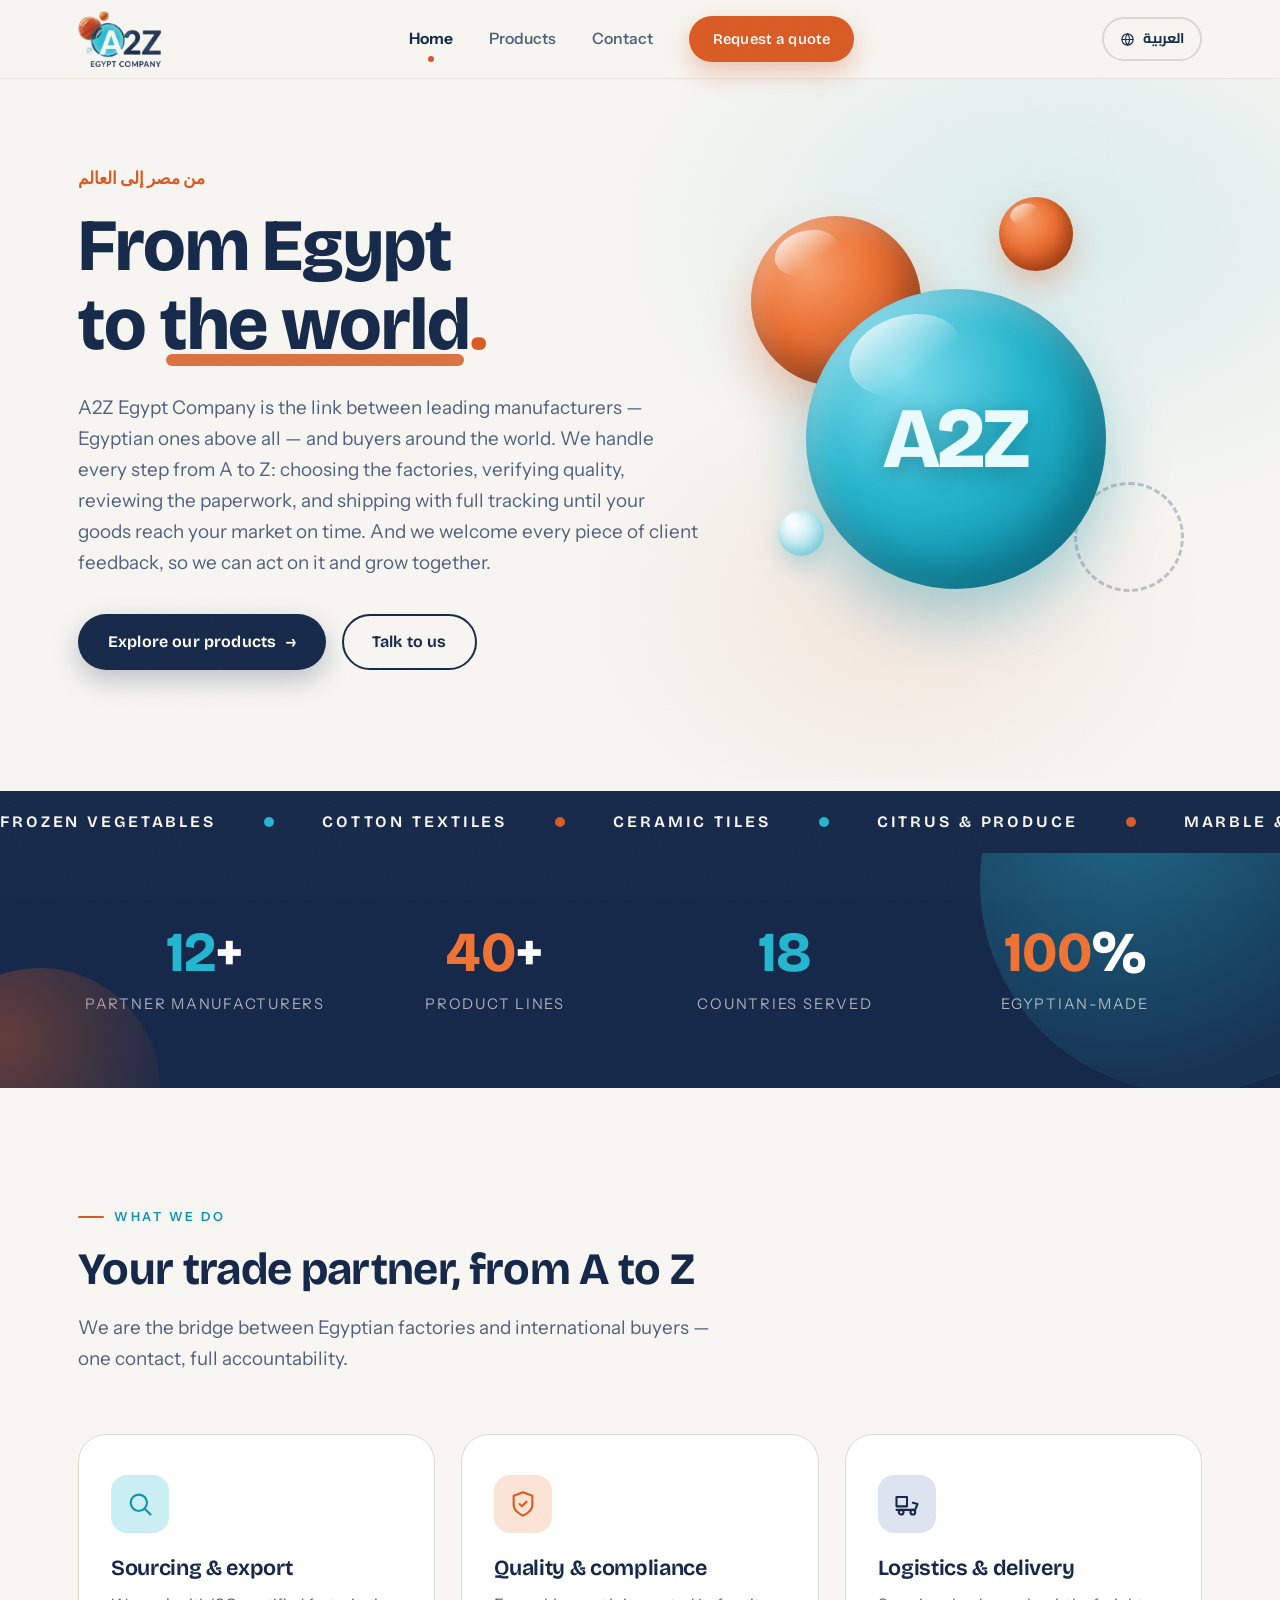
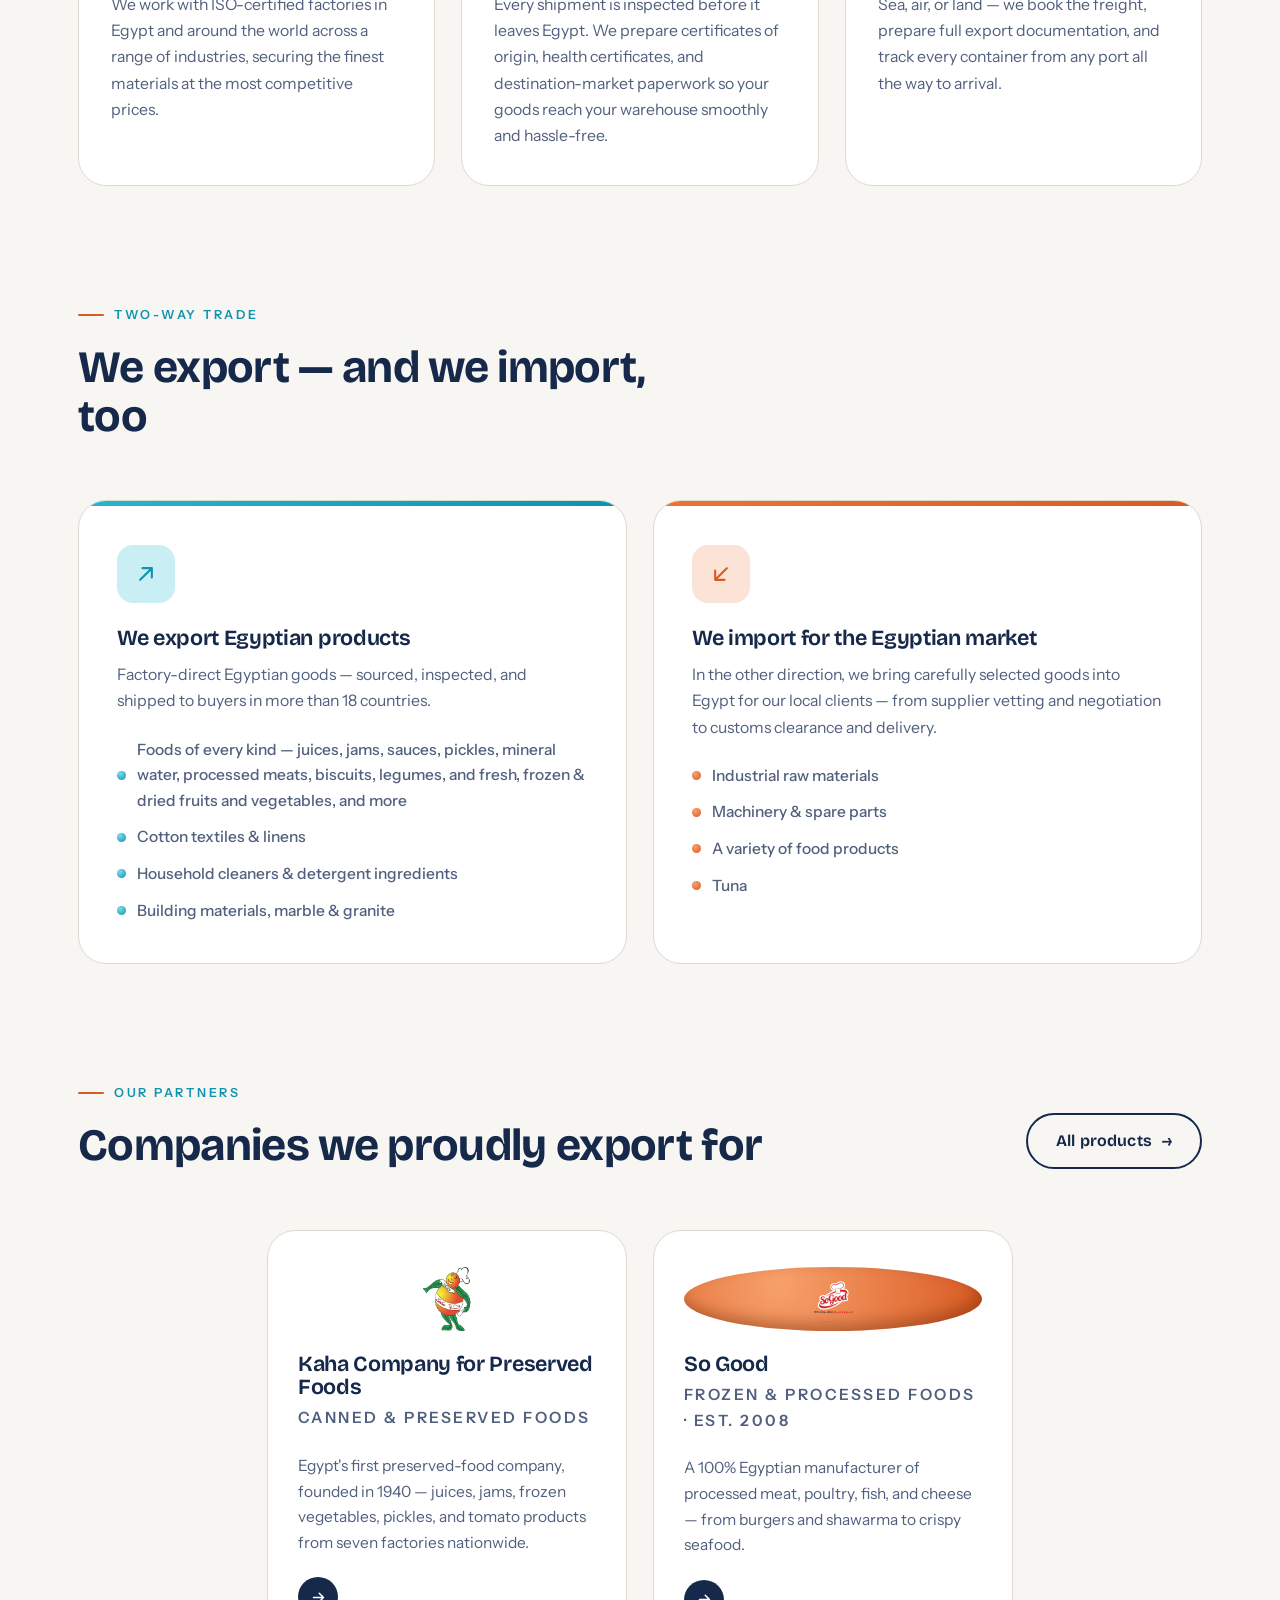
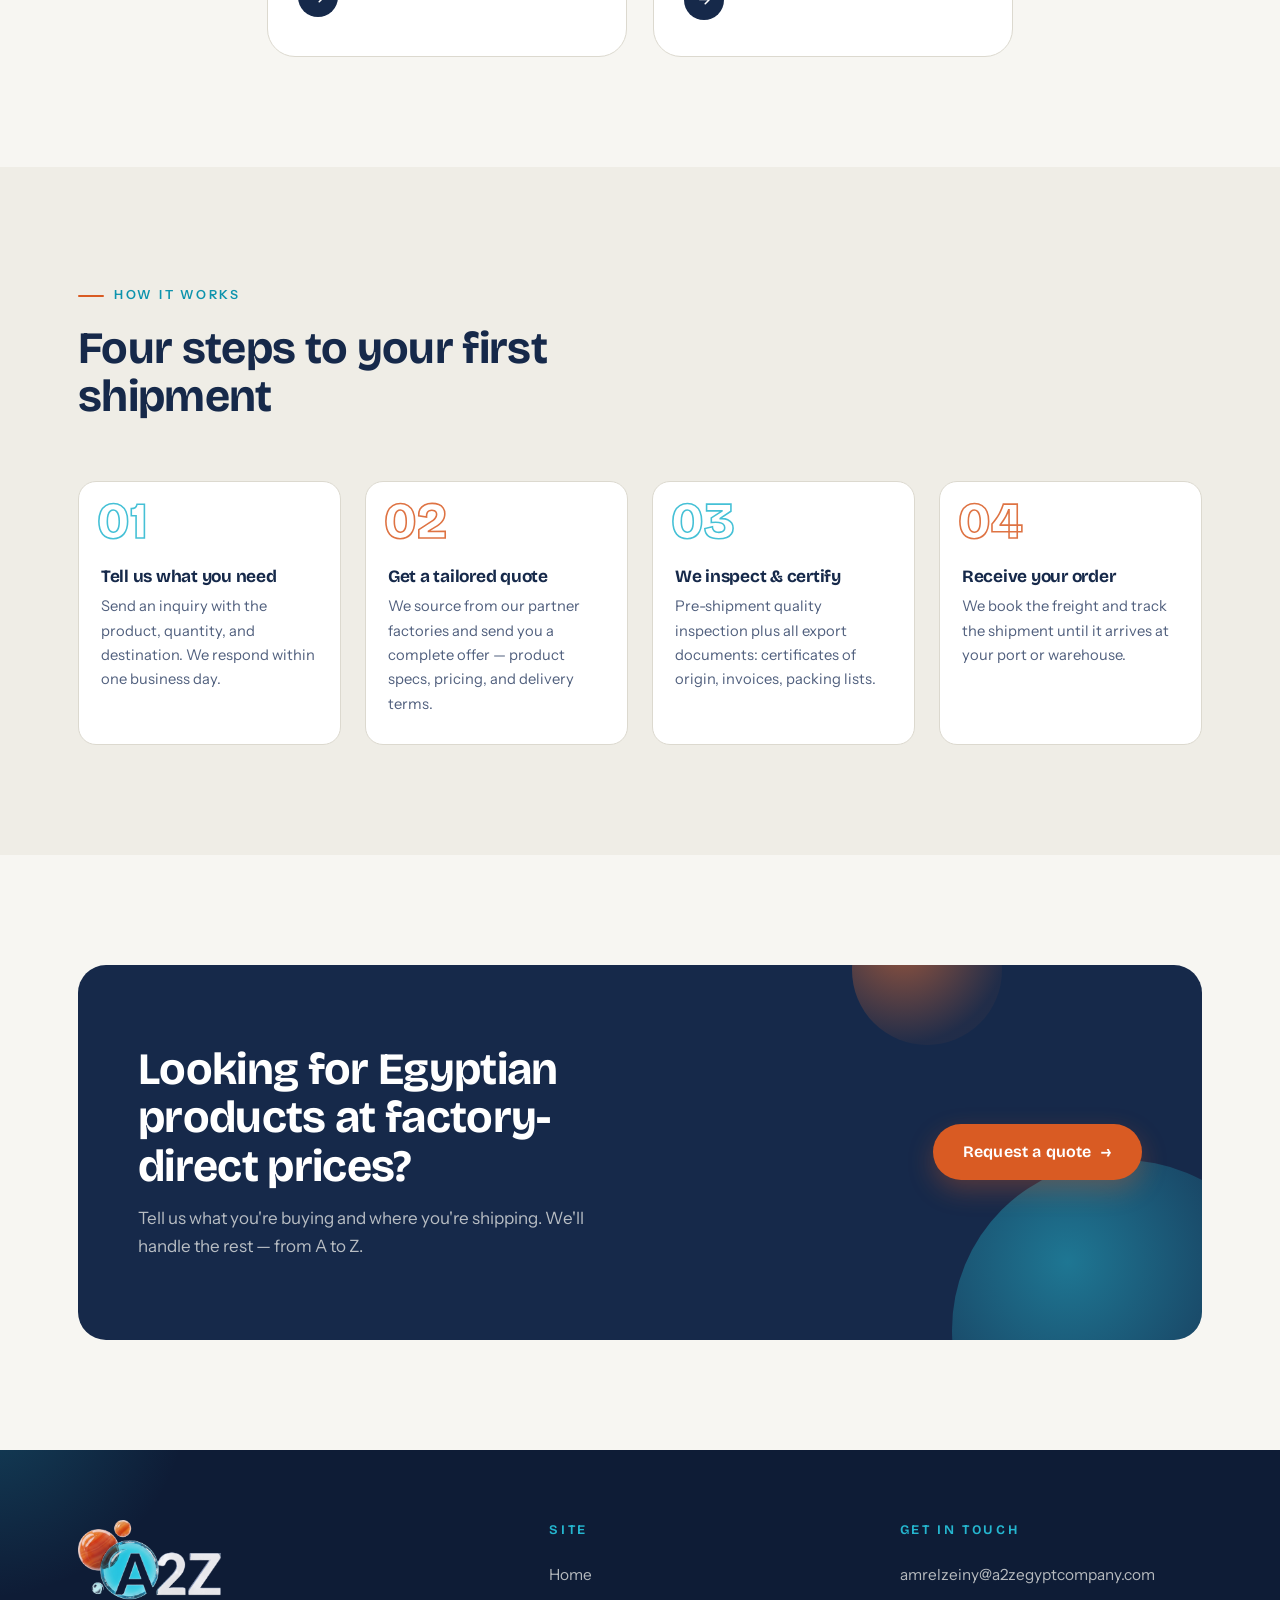
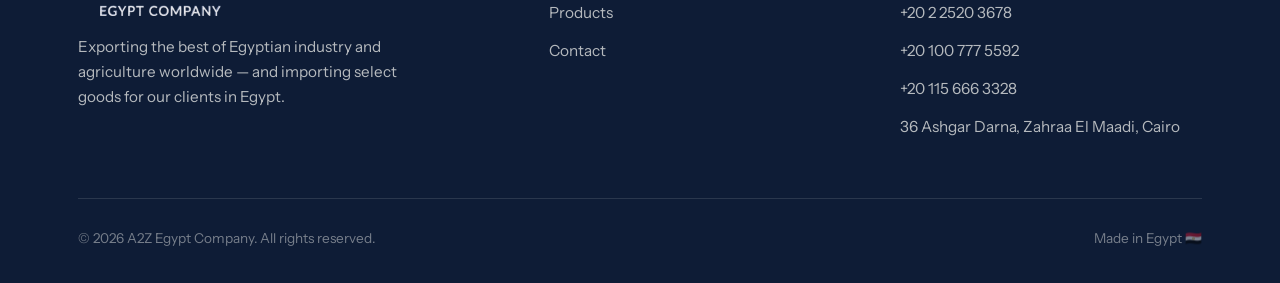
<file: index.html>
<!DOCTYPE html>
<html lang="en">
<head>
  <meta charset="UTF-8" />
  <meta name="viewport" content="width=device-width, initial-scale=1.0" />
  <title>A2Z Egypt Company — Egyptian Products, Exported Worldwide</title>
  <meta name="description" content="A2Z Egypt Company partners with trusted Egyptian manufacturers and exports their products worldwide — and imports select goods for clients in Egypt." />

  <!-- apply saved language before first paint to avoid direction flicker -->
  <script>(function(){var l=localStorage.getItem("a2z-lang")==="ar"?"ar":"en";document.documentElement.lang=l;document.documentElement.dir=l==="ar"?"rtl":"ltr";})();</script>

  <link rel="preconnect" href="https://fonts.googleapis.com" />
  <link rel="preconnect" href="https://fonts.gstatic.com" crossorigin />
  <link href="https://fonts.googleapis.com/css2?family=Bricolage+Grotesque:opsz,wght@12..96,300..800&family=Instrument+Sans:ital,wght@0,400..700;1,400..700&family=Cairo:wght@400..800&display=swap" rel="stylesheet" />
  <link rel="stylesheet" href="css/style.css" />
</head>
<body data-page="home">

  <!-- ============ NAVIGATION ============ -->
  <header class="nav">
    <div class="container nav-inner">
      <a href="/" class="brand" aria-label="A2Z Egypt Company — home">
        <img class="brand-logo" src="assets/logo.png" alt="A2Z Egypt Company" />
      </a>

      <nav class="nav-links">
        <a href="/" class="active" data-i18n="nav_home">Home</a>
        <a href="/products" data-i18n="nav_products">Products</a>
        <a href="/contact" data-i18n="nav_contact">Contact</a>
        <a href="/contact#quote" class="btn btn-orange" data-i18n="nav_quote">Request a quote</a>
      </nav>

      <div class="nav-right">
        <button class="lang-toggle" id="lang-toggle" type="button">
          <svg class="globe" viewBox="0 0 24 24" fill="none" stroke="currentColor" stroke-width="1.8" stroke-linecap="round" aria-hidden="true"><circle cx="12" cy="12" r="9"/><path d="M3 12h18M12 3a14 14 0 0 1 0 18M12 3a14 14 0 0 0 0 18"/></svg>
          <span class="lang-label">العربية</span>
        </button>
        <button class="nav-toggle" aria-label="Toggle menu" aria-expanded="false">
          <span></span><span></span><span></span>
        </button>
      </div>
    </div>
  </header>

  <main>
    <!-- ============ HERO ============ -->
    <section class="hero">
      <div class="container hero-grid">
        <div class="hero-copy">
          <p class="arabic-note" data-i18n="hero_note">من مصر إلى العالم</p>
          <h1 class="display" data-i18n="hero_title">From Egypt<br />to <span class="underline-orange">the world</span><span class="accent-orange">.</span></h1>
          <p class="lede" data-i18n="hero_lede">
            A2Z Egypt Company connects trusted Egyptian manufacturers with buyers
            worldwide. We handle everything from A to Z — sourcing, quality control,
            documentation, and shipping — so their products reach your market, on time.
          </p>
          <div class="hero-actions">
            <a href="/products" class="btn btn-primary" data-i18n="hero_btn_products">Explore our products <span class="arrow">→</span></a>
            <a href="/contact" class="btn btn-ghost" data-i18n="hero_btn_talk">Talk to us</a>
          </div>
        </div>

        <div class="hero-art" aria-hidden="true">
          <div class="sphere sphere-orange-lg"></div>
          <div class="sphere sphere-orange-sm"></div>
          <div class="sphere sphere-aqua"><span class="sphere-letter">A2Z</span></div>
          <div class="sphere sphere-pale"></div>
          <div class="sphere sphere-navy-ring"></div>
        </div>
      </div>
    </section>

    <!-- ============ MARQUEE ============ -->
    <div class="marquee" aria-hidden="true">
      <div class="marquee-track">
        <span data-i18n="m1">Frozen Vegetables</span><span data-i18n="m2">Cotton Textiles</span><span data-i18n="m3">Ceramic Tiles</span>
        <span data-i18n="m4">Citrus &amp; Produce</span><span data-i18n="m5">Marble &amp; Granite</span><span data-i18n="m6">Dried Herbs &amp; Spices</span>
        <span data-i18n="m1">Frozen Vegetables</span><span data-i18n="m2">Cotton Textiles</span><span data-i18n="m3">Ceramic Tiles</span>
        <span data-i18n="m4">Citrus &amp; Produce</span><span data-i18n="m5">Marble &amp; Granite</span><span data-i18n="m6">Dried Herbs &amp; Spices</span>
      </div>
    </div>

    <!-- ============ STATS ============ -->
    <section class="stats">
      <div class="container stats-grid">
        <div class="reveal">
          <div class="stat-num"><span class="accent-aqua" data-count="12">12</span>+</div>
          <div class="stat-label" data-i18n="stat1">Partner manufacturers</div>
        </div>
        <div class="reveal reveal-d1">
          <div class="stat-num"><span class="accent-orange" data-count="40">40</span>+</div>
          <div class="stat-label" data-i18n="stat2">Product lines</div>
        </div>
        <div class="reveal reveal-d2">
          <div class="stat-num"><span class="accent-aqua" data-count="18">18</span></div>
          <div class="stat-label" data-i18n="stat3">Countries served</div>
        </div>
        <div class="reveal reveal-d3">
          <div class="stat-num"><span class="accent-orange" data-count="100">100</span>%</div>
          <div class="stat-label" data-i18n="stat4">Egyptian-made</div>
        </div>
      </div>
    </section>

    <!-- ============ WHAT WE DO ============ -->
    <section class="section">
      <div class="container">
        <div class="section-head reveal">
          <span class="eyebrow" data-i18n="wwd_eyebrow">What we do</span>
          <h2 class="h2" data-i18n="wwd_title">Your trade partner, from A to Z</h2>
          <p class="lede" data-i18n="wwd_lede">We are the bridge between Egyptian factories and international buyers — one contact, full accountability.</p>
        </div>

        <div class="pillars">
          <article class="pillar reveal">
            <div class="pillar-icon">
              <svg viewBox="0 0 24 24" fill="none" stroke="currentColor" stroke-width="1.8" stroke-linecap="round" stroke-linejoin="round"><circle cx="11" cy="11" r="7"/><path d="m21 21-4.3-4.3"/></svg>
            </div>
            <h3 class="h3" data-i18n="p1_t">Sourcing &amp; partnerships</h3>
            <p data-i18n="p1_d">We select established Egyptian manufacturers with proven track records, audit their facilities, and negotiate competitive factory-direct pricing for our buyers.</p>
          </article>

          <article class="pillar reveal reveal-d1">
            <div class="pillar-icon">
              <svg viewBox="0 0 24 24" fill="none" stroke="currentColor" stroke-width="1.8" stroke-linecap="round" stroke-linejoin="round"><path d="M12 22s8-3.6 8-9V5l-8-3-8 3v8c0 5.4 8 9 8 9Z"/><path d="m9 12 2 2 4-4"/></svg>
            </div>
            <h3 class="h3" data-i18n="p2_t">Quality &amp; compliance</h3>
            <p data-i18n="p2_d">Every shipment is inspected before it leaves Egypt. We manage certificates of origin, health certificates, and destination-market compliance so customs never surprises you.</p>
          </article>

          <article class="pillar reveal reveal-d2">
            <div class="pillar-icon">
              <svg viewBox="0 0 24 24" fill="none" stroke="currentColor" stroke-width="1.8" stroke-linecap="round" stroke-linejoin="round"><path d="M3 17h13M16 17h3l2-5-4-1"/><circle cx="7" cy="19" r="2"/><circle cx="17" cy="19" r="2"/><path d="M3 6h9v8H3z"/></svg>
            </div>
            <h3 class="h3" data-i18n="p3_t">Logistics &amp; delivery</h3>
            <p data-i18n="p3_d">Sea, air, or land — we book the freight, prepare full export documentation, and track every container from Alexandria or Port Said to your door.</p>
          </article>
        </div>
      </div>
    </section>

    <!-- ============ TWO-WAY TRADE (export + import) ============ -->
    <section class="section" style="padding-top: 0;">
      <div class="container">
        <div class="section-head reveal">
          <span class="eyebrow" data-i18n="trade_eyebrow">Two-way trade</span>
          <h2 class="h2" data-i18n="trade_title">We export — and we import, too</h2>
        </div>

        <div class="trade-grid">
          <article class="trade-card reveal">
            <div class="pillar-icon">
              <svg viewBox="0 0 24 24" fill="none" stroke="currentColor" stroke-width="1.8" stroke-linecap="round" stroke-linejoin="round"><path d="M7 17 17 7M9 7h8v8"/></svg>
            </div>
            <h3 class="h3" data-i18n="tx_t">We export Egyptian products</h3>
            <p data-i18n="tx_d">Factory-direct Egyptian goods — sourced, inspected, and shipped to buyers in more than 18 countries.</p>
            <ul class="trade-list">
              <li data-i18n="tx_l1">Foods of every kind — juices, jams, sauces, pickles, mineral water, processed meats, tuna, biscuits, legumes, and fresh, frozen &amp; dried fruits and vegetables, and more</li>
              <li data-i18n="tx_l2">Cotton textiles &amp; linens</li>
              <li data-i18n="tx_l3">Household cleaners &amp; detergent ingredients</li>
              <li data-i18n="tx_l4">Building materials, marble &amp; granite</li>
            </ul>
          </article>

          <article class="trade-card trade-card-import reveal reveal-d1">
            <div class="pillar-icon">
              <svg viewBox="0 0 24 24" fill="none" stroke="currentColor" stroke-width="1.8" stroke-linecap="round" stroke-linejoin="round"><path d="M17 7 7 17M15 17H7V9"/></svg>
            </div>
            <h3 class="h3" data-i18n="ti_t">We import for the Egyptian market</h3>
            <p data-i18n="ti_d">In the other direction, we bring carefully selected goods into Egypt for our local clients — from supplier vetting and negotiation to customs clearance and delivery.</p>
            <ul class="trade-list">
              <li data-i18n="ti_l1">Industrial raw materials</li>
              <li data-i18n="ti_l2">Machinery &amp; spare parts</li>
              <li data-i18n="ti_l3">A variety of food products</li>
              <li data-i18n="ti_l4">Tuna</li>
            </ul>
          </article>
        </div>
      </div>
    </section>

    <!-- ============ FEATURED PARTNERS ============ -->
    <section class="section" style="padding-top: 0;">
      <div class="container">
        <div class="section-head-row reveal">
          <div>
            <span class="eyebrow" data-i18n="partners_eyebrow">Our partners</span>
            <h2 class="h2" data-i18n="partners_title">Companies we proudly export for</h2>
          </div>
          <a href="/products" class="btn btn-ghost" data-i18n="partners_btn">All products <span class="arrow">→</span></a>
        </div>

        <div class="partners-grid">
          <a href="/company-kaha" class="partner-card reveal">
            <div class="partner-logo-chip logo-img"><img src="assets/kaha.png" alt="Kaha" /></div>
            <h3 class="h3" data-i18n="co1_name">Kaha Company for Preserved Foods</h3>
            <p class="partner-sector" data-i18n="pc1_sector">Canned &amp; Preserved Foods</p>
            <p data-i18n="pc1_d">Egypt's first preserved-food company, founded in 1940 — juices, jams, frozen vegetables, pickles, and tomato products from seven factories nationwide.</p>
            <span class="partner-go" aria-hidden="true"><svg viewBox="0 0 24 24" fill="none" stroke="currentColor" stroke-width="2.2" stroke-linecap="round" stroke-linejoin="round"><path d="M5 12h14M13 6l6 6-6 6"/></svg></span>
          </a>

          <a href="/company-factory" class="partner-card reveal reveal-d1">
            <div class="partner-logo-chip logo-img"><img src="assets/sogood-logo.png" alt="So Good" /></div>
            <h3 class="h3" data-i18n="co_factory_name">So Good</h3>
            <p class="partner-sector" data-i18n="factory_sector">Frozen &amp; Processed Foods · Est. 2008</p>
            <p data-i18n="factory_card_d">A 100% Egyptian manufacturer of processed meat, poultry, fish, and cheese — from burgers and shawarma to crispy seafood.</p>
            <span class="partner-go" aria-hidden="true"><svg viewBox="0 0 24 24" fill="none" stroke="currentColor" stroke-width="2.2" stroke-linecap="round" stroke-linejoin="round"><path d="M5 12h14M13 6l6 6-6 6"/></svg></span>
          </a>
        </div>
      </div>
    </section>

    <!-- ============ HOW IT WORKS ============ -->
    <section class="section" style="background: var(--paper-warm);">
      <div class="container">
        <div class="section-head reveal">
          <span class="eyebrow" data-i18n="how_eyebrow">How it works</span>
          <h2 class="h2" data-i18n="how_title">Four steps to your first shipment</h2>
        </div>

        <div class="steps">
          <article class="step reveal">
            <h4 data-i18n="s1_t">Tell us what you need</h4>
            <p data-i18n="s1_d">Send an inquiry with the product, quantity, and destination. We respond within one business day.</p>
          </article>
          <article class="step reveal reveal-d1">
            <h4 data-i18n="s2_t">Get a tailored quote</h4>
            <p data-i18n="s2_d">We source from our partner factories and send you a complete offer — product specs, pricing, and delivery terms.</p>
          </article>
          <article class="step reveal reveal-d2">
            <h4 data-i18n="s3_t">We inspect &amp; certify</h4>
            <p data-i18n="s3_d">Pre-shipment quality inspection plus all export documents: certificates of origin, invoices, packing lists.</p>
          </article>
          <article class="step reveal reveal-d3">
            <h4 data-i18n="s4_t">Receive your order</h4>
            <p data-i18n="s4_d">We book the freight and track the shipment until it arrives at your port or warehouse.</p>
          </article>
        </div>
      </div>
    </section>

    <!-- ============ CTA ============ -->
    <section class="section">
      <div class="container">
        <div class="cta-band reveal">
          <div>
            <h2 class="h2" data-i18n="cta_title">Looking for Egyptian products at factory-direct prices?</h2>
            <p data-i18n="cta_d">Tell us what you're buying and where you're shipping. We'll handle the rest — from A to Z.</p>
          </div>
          <a href="/contact#quote" class="btn btn-orange" data-i18n="cta_btn">Request a quote <span class="arrow">→</span></a>
        </div>
      </div>
    </section>
  </main>

  <!-- ============ FOOTER ============ -->
  <footer class="footer">
    <div class="container">
      <div class="footer-grid">
        <div>
          <div class="brand">
            <img class="footer-logo" src="assets/logo-footer.png" alt="A2Z Egypt Company" />
          </div>
          <p class="footer-tagline" data-i18n="footer_tagline">Exporting the best of Egyptian industry and agriculture worldwide — and importing select goods for our clients in Egypt.</p>
        </div>
        <div>
          <h5 data-i18n="footer_site">Site</h5>
          <ul>
            <li><a href="/" data-i18n="nav_home">Home</a></li>
            <li><a href="/products" data-i18n="nav_products">Products</a></li>
            <li><a href="/contact" data-i18n="nav_contact">Contact</a></li>
          </ul>
        </div>
        <div>
          <h5 data-i18n="footer_contact_h">Get in touch</h5>
          <ul>
            <li><a href="mailto:amrelzeiny@a2zegyptcompany.com">amrelzeiny@a2zegyptcompany.com</a></li>
            <li><a href="tel:+20225203678">+20 2 2520 3678</a></li>
            <li><a href="tel:+201007775592">+20 100 777 5592</a></li>
            <li><a href="tel:+201156663328">+20 115 666 3328</a></li>
            <li><a href="/contact" data-i18n="footer_addr">36 Ashgar Darna, Zahraa El Maadi, Cairo</a></li>
          </ul>
        </div>
      </div>
      <div class="footer-bottom">
        <span data-i18n="footer_rights">© <span id="year">2026</span> A2Z Egypt Company. All rights reserved.</span>
        <span data-i18n="footer_made">Made in Egypt 🇪🇬</span>
      </div>
    </div>
  </footer>

  <script src="js/i18n.js"></script>
  <script src="js/main.js"></script>
</body>
</html>
</file>
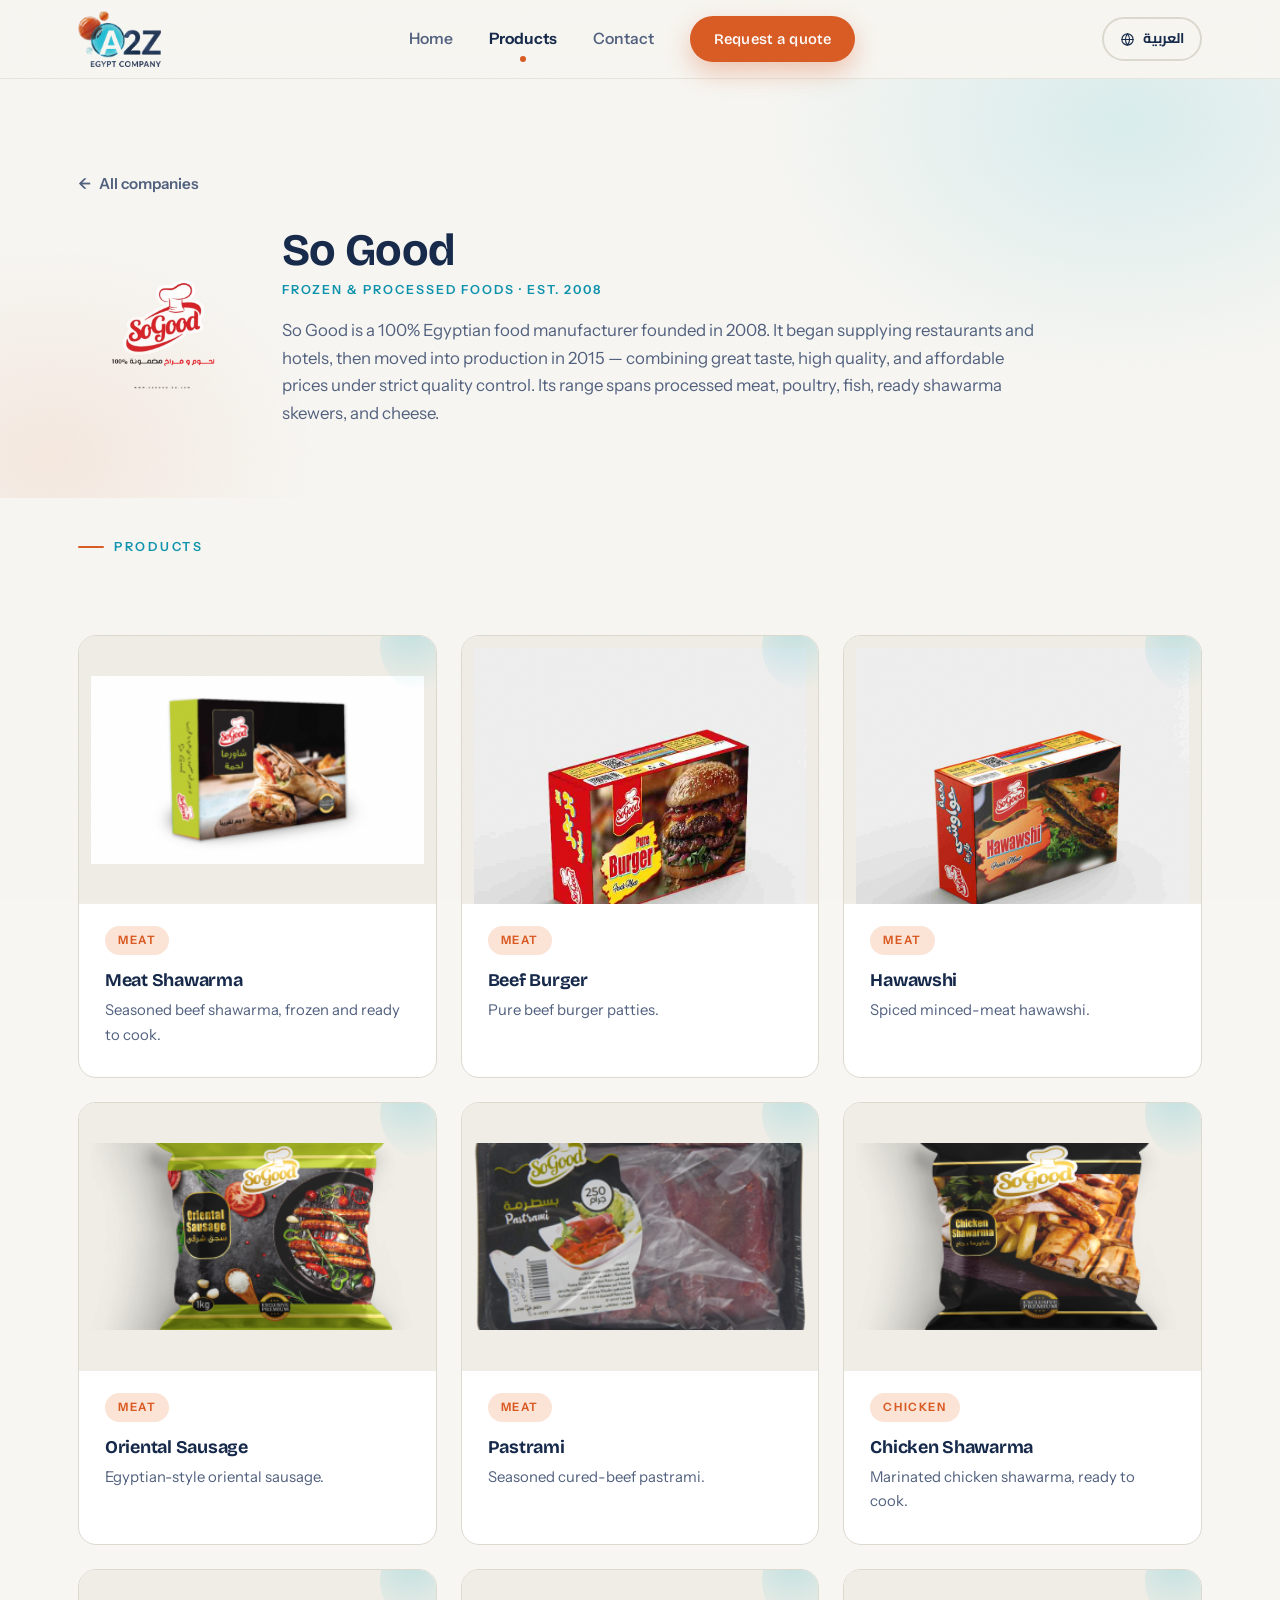
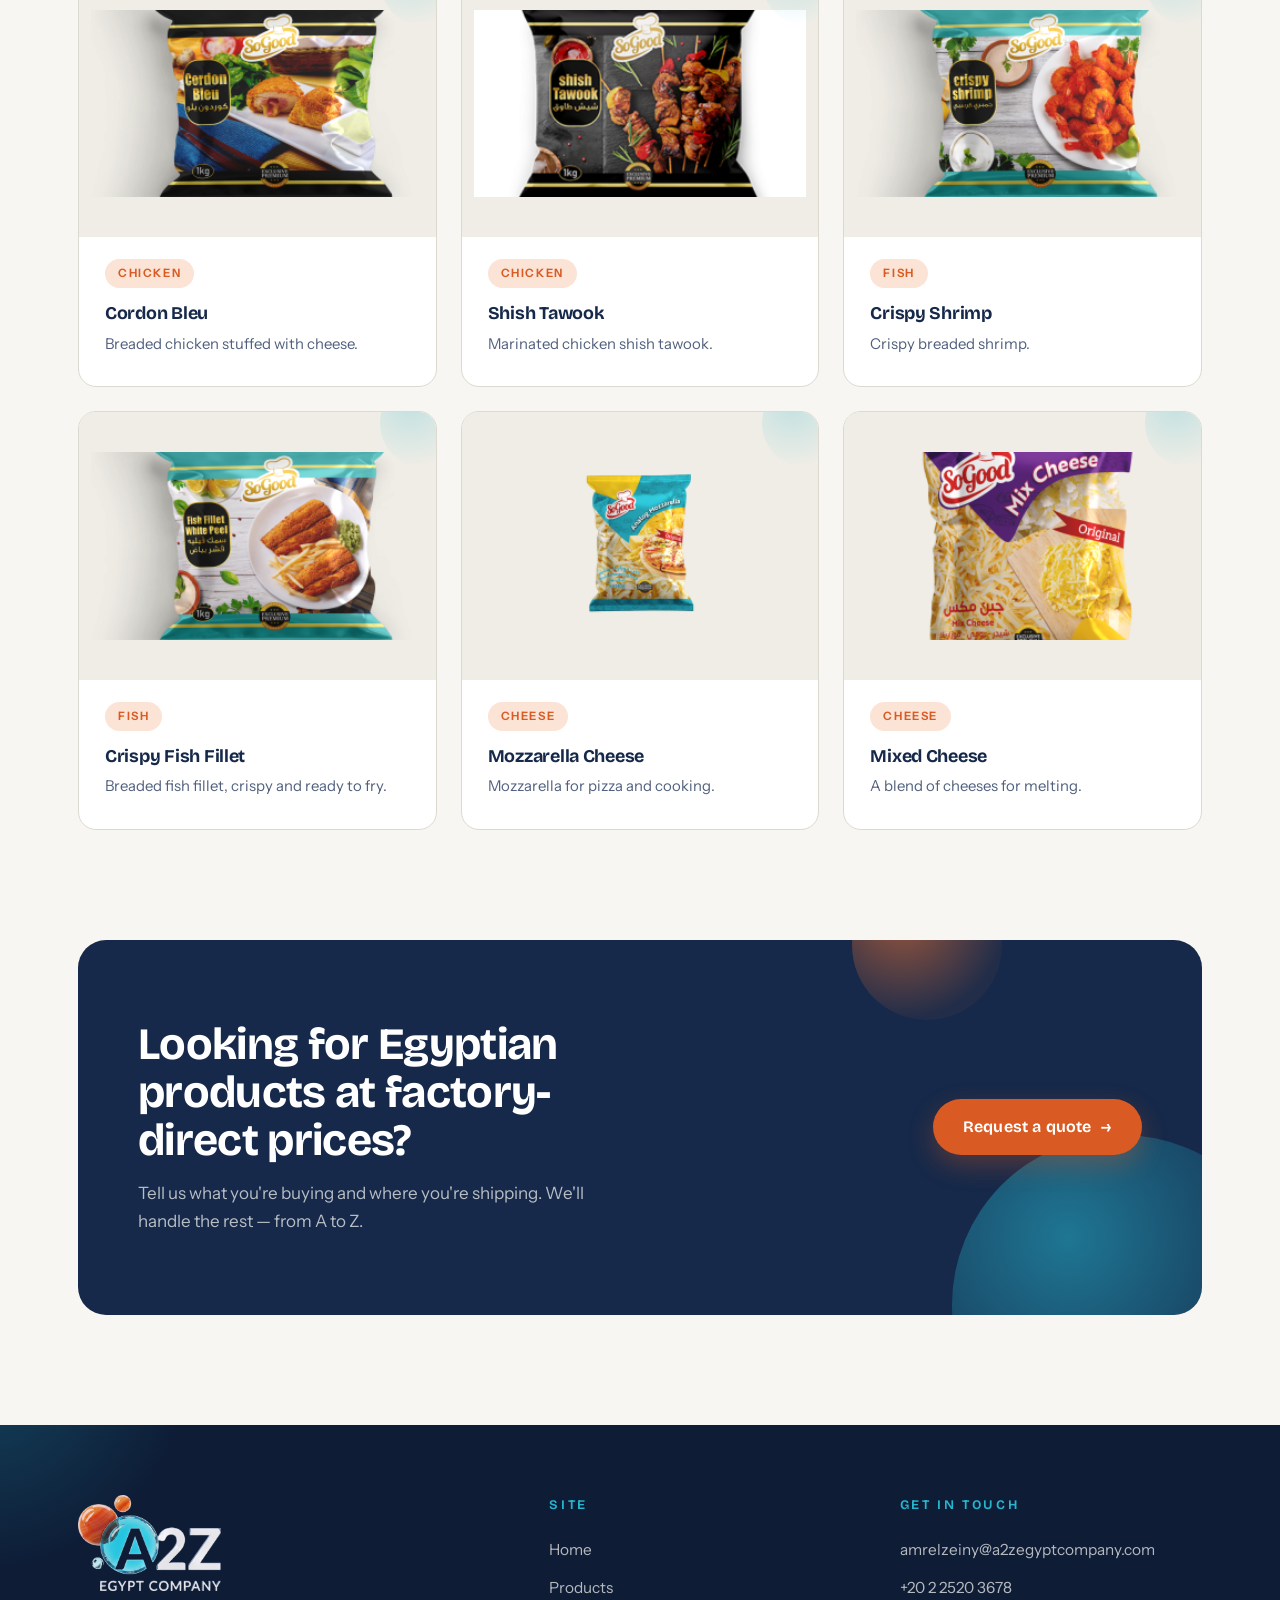
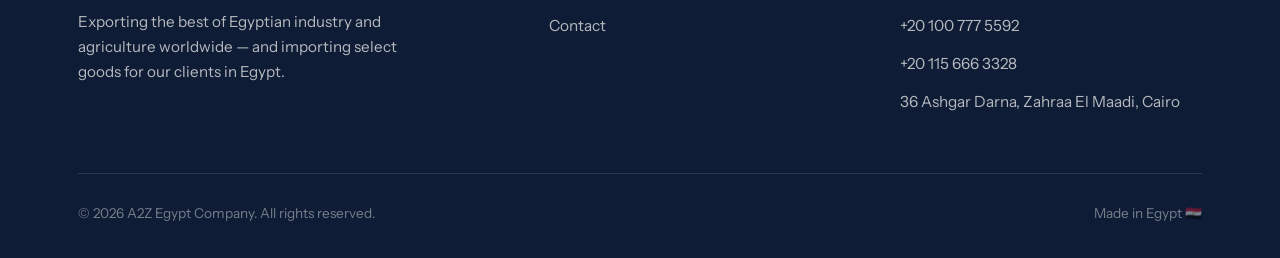
<file: company-factory.html>
<!DOCTYPE html>
<html lang="en">
<head>
  <meta charset="UTF-8" />
  <meta name="viewport" content="width=device-width, initial-scale=1.0" />
  <title>So Good — A2Z Egypt Company</title>
  <meta name="description" content="So Good — a 100% Egyptian manufacturer of frozen and processed meat, poultry, fish, and cheese. A2Z Egypt Company's partner factory." />

  <script>(function(){var l=localStorage.getItem("a2z-lang")==="ar"?"ar":"en";document.documentElement.lang=l;document.documentElement.dir=l==="ar"?"rtl":"ltr";})();</script>

  <link rel="preconnect" href="https://fonts.googleapis.com" />
  <link rel="preconnect" href="https://fonts.gstatic.com" crossorigin />
  <link href="https://fonts.googleapis.com/css2?family=Bricolage+Grotesque:opsz,wght@12..96,300..800&family=Instrument+Sans:ital,wght@0,400..700;1,400..700&family=Cairo:wght@400..800&display=swap" rel="stylesheet" />
  <link rel="stylesheet" href="css/style.css" />
</head>
<body data-page="company">

  <!-- ============ NAVIGATION ============ -->
  <header class="nav">
    <div class="container nav-inner">
      <a href="/" class="brand" aria-label="A2Z Egypt Company — home">
        <img class="brand-logo" src="assets/logo.png" alt="A2Z Egypt Company" />
      </a>

      <nav class="nav-links">
        <a href="/" data-i18n="nav_home">Home</a>
        <a href="/products" class="active" data-i18n="nav_products">Products</a>
        <a href="/contact" data-i18n="nav_contact">Contact</a>
        <a href="/contact#quote" class="btn btn-orange" data-i18n="nav_quote">Request a quote</a>
      </nav>

      <div class="nav-right">
        <button class="lang-toggle" id="lang-toggle" type="button">
          <svg class="globe" viewBox="0 0 24 24" fill="none" stroke="currentColor" stroke-width="1.8" stroke-linecap="round" aria-hidden="true"><circle cx="12" cy="12" r="9"/><path d="M3 12h18M12 3a14 14 0 0 1 0 18M12 3a14 14 0 0 0 0 18"/></svg>
          <span class="lang-label">العربية</span>
        </button>
        <button class="nav-toggle" aria-label="Toggle menu" aria-expanded="false">
          <span></span><span></span><span></span>
        </button>
      </div>
    </div>
  </header>

  <main>
    <!-- ============ FACTORY HEADER ============ -->
    <section class="page-hero company-detail">
      <div class="container">
        <a href="/products" class="back-link"><span class="arrow-back">←</span> <span data-i18n="cd_back">All companies</span></a>

        <div class="detail-head reveal">
          <div class="detail-logo"><img src="assets/sogood-logo.png" alt="So Good" /></div>
          <div class="detail-meta">
            <h1 class="h2" data-i18n="co_factory_name">So Good</h1>
            <p class="partner-sector" data-i18n="factory_sector">Frozen &amp; Processed Foods · Est. 2008</p>
            <p class="detail-intro" data-i18n="factory_intro">So Good is a 100% Egyptian food manufacturer founded in 2008. It began supplying restaurants and hotels, then moved into production in 2015 — combining great taste, high quality, and affordable prices under strict quality control. Its range spans processed meat, poultry, fish, ready shawarma skewers, and cheese.</p>
          </div>
        </div>
      </div>
    </section>

    <!-- ============ PRODUCTS ============ -->
    <section class="section" style="padding-top: 30px;">
      <div class="container">
        <div class="section-head reveal">
          <span class="eyebrow" data-i18n="cd_products">Products</span>
        </div>

        <div class="product-grid">
          <article class="product-card reveal">
            <div class="product-card-img"><img src="assets/sogood-meat-shawerma.png" alt="" loading="lazy" /></div>
            <span class="product-tag" data-i18n="sg_meat">Meat</span>
            <h4 data-i18n="sg_p1_t">Meat Shawarma</h4>
            <p data-i18n="sg_p1_d">Seasoned beef shawarma, frozen and ready to cook.</p>
          </article>
          <article class="product-card reveal reveal-d1">
            <div class="product-card-img"><img src="assets/sogood-burger.jpg" alt="" loading="lazy" /></div>
            <span class="product-tag" data-i18n="sg_meat">Meat</span>
            <h4 data-i18n="sg_p2_t">Beef Burger</h4>
            <p data-i18n="sg_p2_d">Pure beef burger patties.</p>
          </article>
          <article class="product-card reveal reveal-d2">
            <div class="product-card-img"><img src="assets/sogood-hawawshi.jpg" alt="" loading="lazy" /></div>
            <span class="product-tag" data-i18n="sg_meat">Meat</span>
            <h4 data-i18n="sg_p3_t">Hawawshi</h4>
            <p data-i18n="sg_p3_d">Spiced minced-meat hawawshi.</p>
          </article>
          <article class="product-card reveal">
            <div class="product-card-img"><img src="assets/sogood-sausage.png" alt="" loading="lazy" /></div>
            <span class="product-tag" data-i18n="sg_meat">Meat</span>
            <h4 data-i18n="sg_p4_t">Oriental Sausage</h4>
            <p data-i18n="sg_p4_d">Egyptian-style oriental sausage.</p>
          </article>
          <article class="product-card reveal reveal-d1">
            <div class="product-card-img"><img src="assets/sogood-pastrami.png" alt="" loading="lazy" /></div>
            <span class="product-tag" data-i18n="sg_meat">Meat</span>
            <h4 data-i18n="sg_p5_t">Pastrami</h4>
            <p data-i18n="sg_p5_d">Seasoned cured-beef pastrami.</p>
          </article>
          <article class="product-card reveal reveal-d2">
            <div class="product-card-img"><img src="assets/sogood-chicken-shawerma.png" alt="" loading="lazy" /></div>
            <span class="product-tag" data-i18n="sg_chicken">Chicken</span>
            <h4 data-i18n="sg_p6_t">Chicken Shawarma</h4>
            <p data-i18n="sg_p6_d">Marinated chicken shawarma, ready to cook.</p>
          </article>
          <article class="product-card reveal">
            <div class="product-card-img"><img src="assets/sogood-cordon-bleu.png" alt="" loading="lazy" /></div>
            <span class="product-tag" data-i18n="sg_chicken">Chicken</span>
            <h4 data-i18n="sg_p7_t">Cordon Bleu</h4>
            <p data-i18n="sg_p7_d">Breaded chicken stuffed with cheese.</p>
          </article>
          <article class="product-card reveal reveal-d1">
            <div class="product-card-img"><img src="assets/sogood-shish-tawook.png" alt="" loading="lazy" /></div>
            <span class="product-tag" data-i18n="sg_chicken">Chicken</span>
            <h4 data-i18n="sg_p8_t">Shish Tawook</h4>
            <p data-i18n="sg_p8_d">Marinated chicken shish tawook.</p>
          </article>
          <article class="product-card reveal reveal-d2">
            <div class="product-card-img"><img src="assets/sogood-shrimp.png" alt="" loading="lazy" /></div>
            <span class="product-tag" data-i18n="sg_fish">Fish</span>
            <h4 data-i18n="sg_p9_t">Crispy Shrimp</h4>
            <p data-i18n="sg_p9_d">Crispy breaded shrimp.</p>
          </article>
          <article class="product-card reveal">
            <div class="product-card-img"><img src="assets/sogood-fish-fillet.png" alt="" loading="lazy" /></div>
            <span class="product-tag" data-i18n="sg_fish">Fish</span>
            <h4 data-i18n="sg_p10_t">Crispy Fish Fillet</h4>
            <p data-i18n="sg_p10_d">Breaded fish fillet, crispy and ready to fry.</p>
          </article>
          <article class="product-card reveal reveal-d1">
            <div class="product-card-img"><img src="assets/sogood-mozzarella.png" alt="" loading="lazy" /></div>
            <span class="product-tag" data-i18n="sg_cheese">Cheese</span>
            <h4 data-i18n="sg_p11_t">Mozzarella Cheese</h4>
            <p data-i18n="sg_p11_d">Mozzarella for pizza and cooking.</p>
          </article>
          <article class="product-card reveal reveal-d2">
            <div class="product-card-img"><img src="assets/sogood-mixcheese.png" alt="" loading="lazy" /></div>
            <span class="product-tag" data-i18n="sg_cheese">Cheese</span>
            <h4 data-i18n="sg_p12_t">Mixed Cheese</h4>
            <p data-i18n="sg_p12_d">A blend of cheeses for melting.</p>
          </article>
        </div>
      </div>
    </section>

    <!-- ============ CTA ============ -->
    <section class="section" style="padding-top: 0;">
      <div class="container">
        <div class="cta-band reveal">
          <div>
            <h2 class="h2" data-i18n="cta_title">Looking for Egyptian products at factory-direct prices?</h2>
            <p data-i18n="cta_d">Tell us what you're buying and where you're shipping. We'll handle the rest — from A to Z.</p>
          </div>
          <a href="/contact#quote" class="btn btn-orange" data-i18n="cta_btn">Request a quote <span class="arrow">→</span></a>
        </div>
      </div>
    </section>
  </main>

  <!-- ============ FOOTER ============ -->
  <footer class="footer">
    <div class="container">
      <div class="footer-grid">
        <div>
          <div class="brand">
            <img class="footer-logo" src="assets/logo-footer.png" alt="A2Z Egypt Company" />
          </div>
          <p class="footer-tagline" data-i18n="footer_tagline">Exporting the best of Egyptian industry and agriculture worldwide — and importing select goods for our clients in Egypt.</p>
        </div>
        <div>
          <h5 data-i18n="footer_site">Site</h5>
          <ul>
            <li><a href="/" data-i18n="nav_home">Home</a></li>
            <li><a href="/products" data-i18n="nav_products">Products</a></li>
            <li><a href="/contact" data-i18n="nav_contact">Contact</a></li>
          </ul>
        </div>
        <div>
          <h5 data-i18n="footer_contact_h">Get in touch</h5>
          <ul>
            <li><a href="mailto:amrelzeiny@a2zegyptcompany.com">amrelzeiny@a2zegyptcompany.com</a></li>
            <li><a href="tel:+20225203678">+20 2 2520 3678</a></li>
            <li><a href="tel:+201007775592">+20 100 777 5592</a></li>
            <li><a href="tel:+201156663328">+20 115 666 3328</a></li>
            <li><a href="/contact" data-i18n="footer_addr">36 Ashgar Darna, Zahraa El Maadi, Cairo</a></li>
          </ul>
        </div>
      </div>
      <div class="footer-bottom">
        <span data-i18n="footer_rights">© <span id="year">2026</span> A2Z Egypt Company. All rights reserved.</span>
        <span data-i18n="footer_made">Made in Egypt 🇪🇬</span>
      </div>
    </div>
  </footer>

  <script src="js/i18n.js"></script>
  <script src="js/main.js"></script>
</body>
</html>
</file>
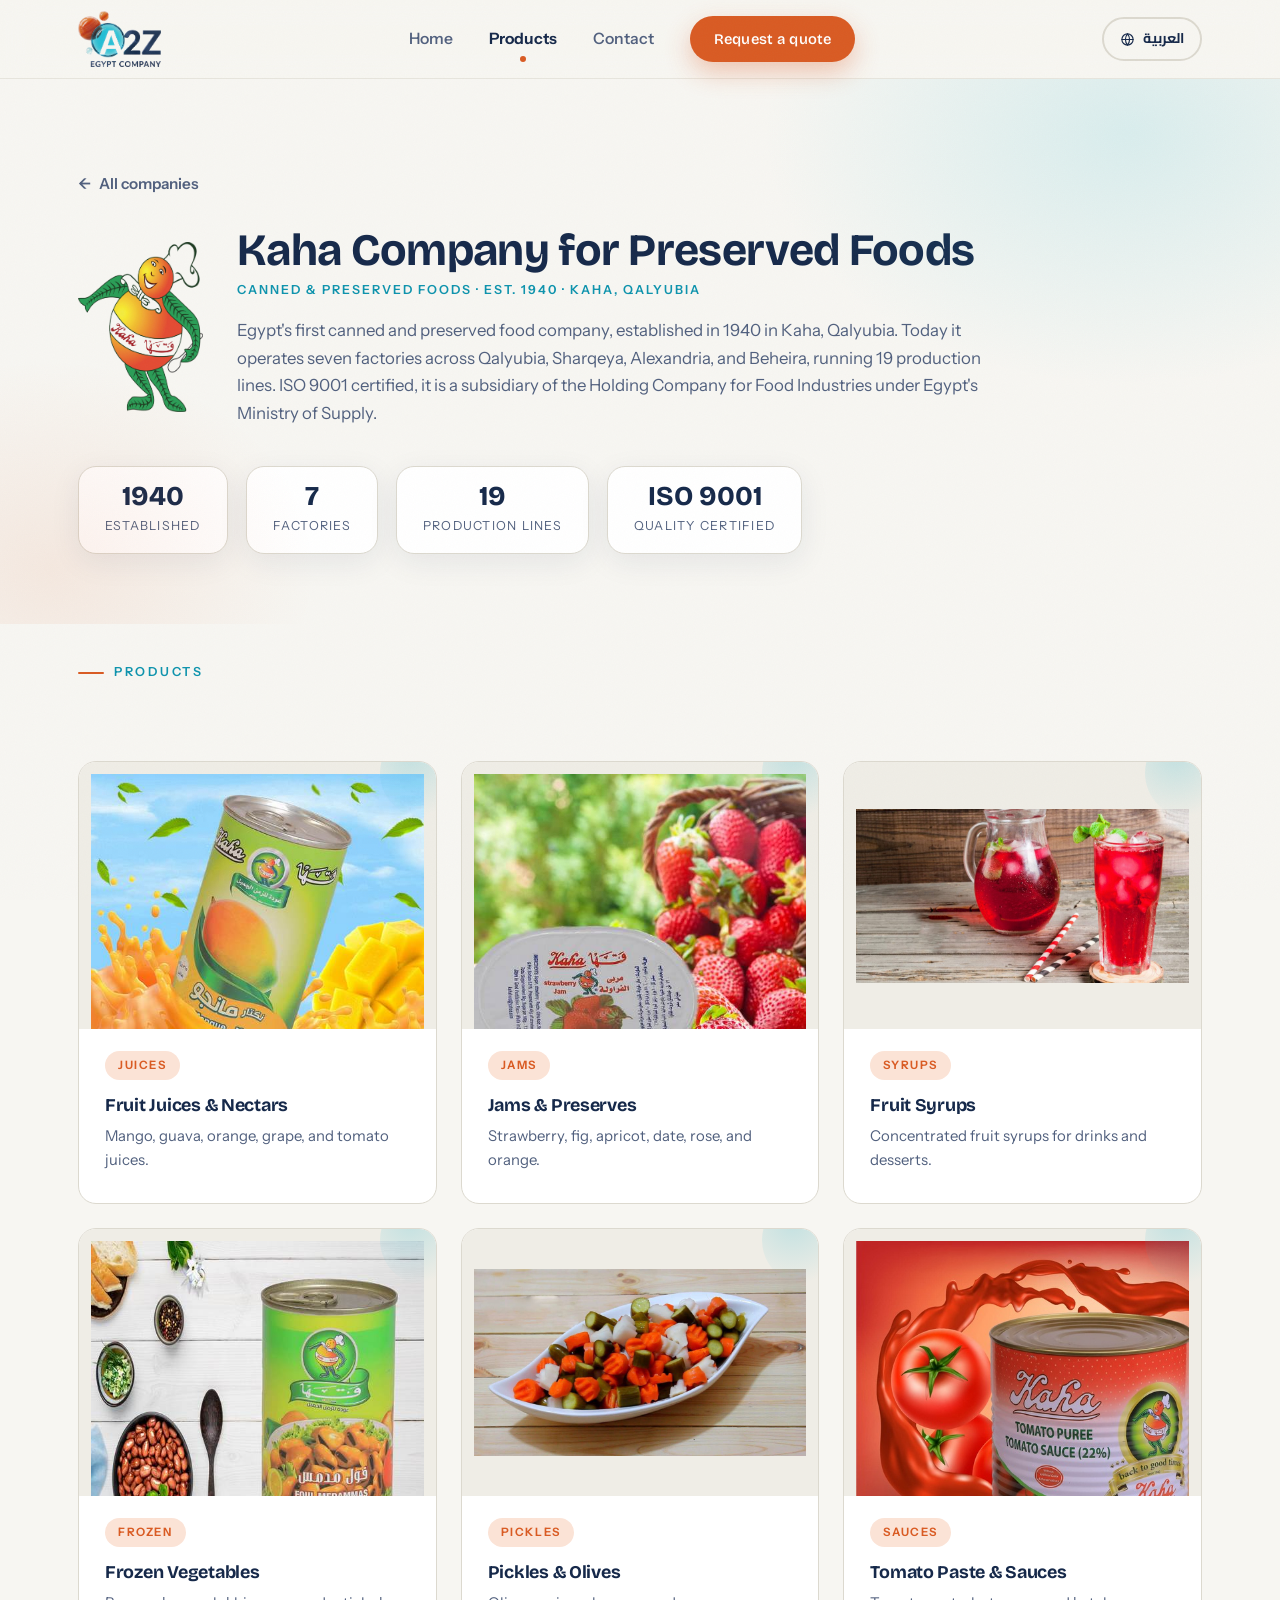
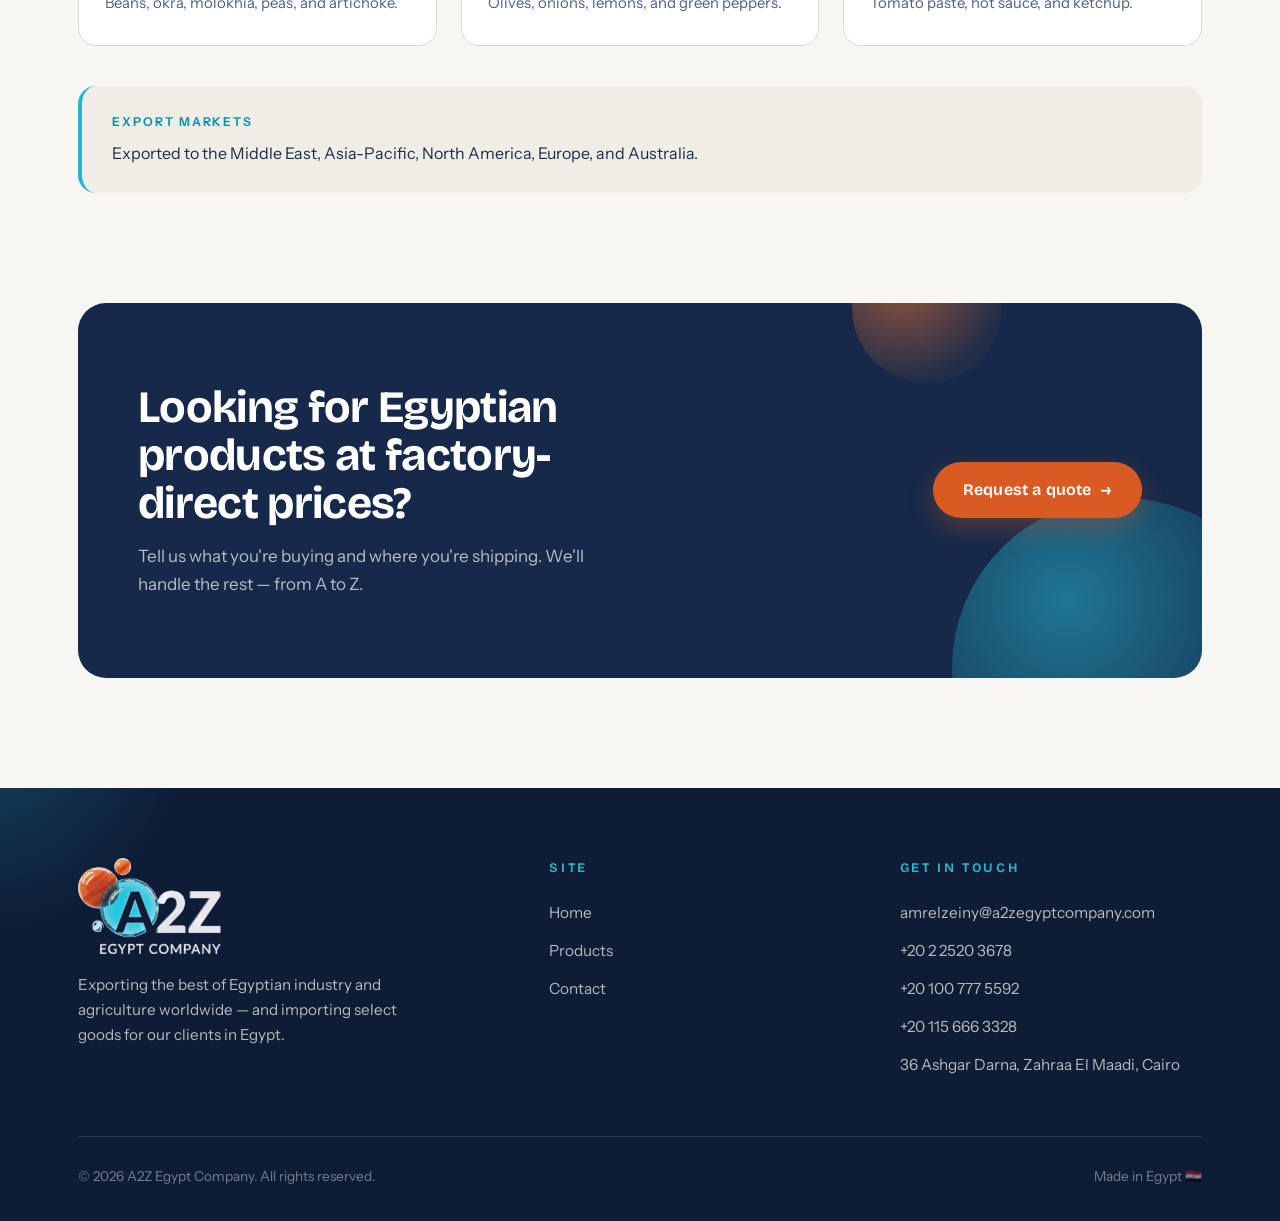
<file: company-kaha.html>
<!DOCTYPE html>
<html lang="en">
<head>
  <meta charset="UTF-8" />
  <meta name="viewport" content="width=device-width, initial-scale=1.0" />
  <title>Kaha Company for Preserved Foods — A2Z Egypt Company</title>
  <meta name="description" content="Kaha Company for Preserved Foods — Egypt's first canned and preserved food company, established 1940. Juices, jams, frozen vegetables, pickles, and tomato products." />

  <script>(function(){var l=localStorage.getItem("a2z-lang")==="ar"?"ar":"en";document.documentElement.lang=l;document.documentElement.dir=l==="ar"?"rtl":"ltr";})();</script>

  <link rel="preconnect" href="https://fonts.googleapis.com" />
  <link rel="preconnect" href="https://fonts.gstatic.com" crossorigin />
  <link href="https://fonts.googleapis.com/css2?family=Bricolage+Grotesque:opsz,wght@12..96,300..800&family=Instrument+Sans:ital,wght@0,400..700;1,400..700&family=Cairo:wght@400..800&display=swap" rel="stylesheet" />
  <link rel="stylesheet" href="css/style.css" />
</head>
<body data-page="company">

  <!-- ============ NAVIGATION ============ -->
  <header class="nav">
    <div class="container nav-inner">
      <a href="/" class="brand" aria-label="A2Z Egypt Company — home">
        <img class="brand-logo" src="assets/logo.png" alt="A2Z Egypt Company" />
      </a>

      <nav class="nav-links">
        <a href="/" data-i18n="nav_home">Home</a>
        <a href="/products" class="active" data-i18n="nav_products">Products</a>
        <a href="/contact" data-i18n="nav_contact">Contact</a>
        <a href="/contact#quote" class="btn btn-orange" data-i18n="nav_quote">Request a quote</a>
      </nav>

      <div class="nav-right">
        <button class="lang-toggle" id="lang-toggle" type="button">
          <svg class="globe" viewBox="0 0 24 24" fill="none" stroke="currentColor" stroke-width="1.8" stroke-linecap="round" aria-hidden="true"><circle cx="12" cy="12" r="9"/><path d="M3 12h18M12 3a14 14 0 0 1 0 18M12 3a14 14 0 0 0 0 18"/></svg>
          <span class="lang-label">العربية</span>
        </button>
        <button class="nav-toggle" aria-label="Toggle menu" aria-expanded="false">
          <span></span><span></span><span></span>
        </button>
      </div>
    </div>
  </header>

  <main>
    <!-- ============ COMPANY HEADER ============ -->
    <section class="page-hero company-detail">
      <div class="container">
        <a href="/products" class="back-link"><span class="arrow-back">←</span> <span data-i18n="cd_back">All companies</span></a>

        <div class="detail-head reveal">
          <div class="detail-logo"><img src="assets/kaha.png" alt="Kaha Company for Preserved Foods" /></div>
          <div class="detail-meta">
            <h1 class="h2" data-i18n="co1_name">Kaha Company for Preserved Foods</h1>
            <p class="partner-sector" data-i18n="k_sector">Canned &amp; Preserved Foods · Est. 1940 · Kaha, Qalyubia</p>
            <p class="detail-intro" data-i18n="k_intro">Egypt's first canned and preserved food company, established in 1940 in Kaha, Qalyubia. Today it operates seven factories across Qalyubia, Sharqeya, Alexandria, and Beheira, running 19 production lines. ISO 9001 certified, it is a subsidiary of the Holding Company for Food Industries under Egypt's Ministry of Supply.</p>
          </div>
        </div>

        <div class="fact-row reveal reveal-d1">
          <div class="fact"><span class="fact-v" data-i18n="k_f1v">1940</span><span class="fact-l" data-i18n="k_f1l">Established</span></div>
          <div class="fact"><span class="fact-v" data-i18n="k_f2v">7</span><span class="fact-l" data-i18n="k_f2l">Factories</span></div>
          <div class="fact"><span class="fact-v" data-i18n="k_f3v">19</span><span class="fact-l" data-i18n="k_f3l">Production lines</span></div>
          <div class="fact"><span class="fact-v" data-i18n="k_f4v">ISO 9001</span><span class="fact-l" data-i18n="k_f4l">Quality certified</span></div>
        </div>
      </div>
    </section>

    <!-- ============ PRODUCTS ============ -->
    <section class="section" style="padding-top: 30px;">
      <div class="container">
        <div class="section-head reveal">
          <span class="eyebrow" data-i18n="cd_products">Products</span>
        </div>

        <div class="product-grid">
          <article class="product-card reveal">
            <div class="product-card-img"><img src="assets/kaha-juices.jpg" alt="" loading="lazy" /></div>
            <span class="product-tag" data-i18n="k_p1_tag">Juices</span>
            <h4 data-i18n="k_p1_t">Fruit Juices &amp; Nectars</h4>
            <p data-i18n="k_p1_d">Mango, guava, orange, grape, and tomato juices.</p>
          </article>
          <article class="product-card reveal reveal-d1">
            <div class="product-card-img"><img src="assets/kaha-jams.jpg" alt="" loading="lazy" /></div>
            <span class="product-tag" data-i18n="k_p2_tag">Jams</span>
            <h4 data-i18n="k_p2_t">Jams &amp; Preserves</h4>
            <p data-i18n="k_p2_d">Strawberry, fig, apricot, date, rose, and orange.</p>
          </article>
          <article class="product-card reveal reveal-d2">
            <div class="product-card-img"><img src="assets/kaha-syrups.jpg" alt="" loading="lazy" /></div>
            <span class="product-tag" data-i18n="k_p3_tag">Syrups</span>
            <h4 data-i18n="k_p3_t">Fruit Syrups</h4>
            <p data-i18n="k_p3_d">Concentrated fruit syrups for drinks and desserts.</p>
          </article>
          <article class="product-card reveal">
            <div class="product-card-img"><img src="assets/kaha-vegetables.jpg" alt="" loading="lazy" /></div>
            <span class="product-tag" data-i18n="k_p4_tag">Frozen</span>
            <h4 data-i18n="k_p4_t">Frozen Vegetables</h4>
            <p data-i18n="k_p4_d">Beans, okra, molokhia, peas, and artichoke.</p>
          </article>
          <article class="product-card reveal reveal-d1">
            <div class="product-card-img"><img src="assets/kaha-pickles.jpg" alt="" loading="lazy" /></div>
            <span class="product-tag" data-i18n="k_p5_tag">Pickles</span>
            <h4 data-i18n="k_p5_t">Pickles &amp; Olives</h4>
            <p data-i18n="k_p5_d">Olives, onions, lemons, and green peppers.</p>
          </article>
          <article class="product-card reveal reveal-d2">
            <div class="product-card-img"><img src="assets/kaha-sauces.jpg" alt="" loading="lazy" /></div>
            <span class="product-tag" data-i18n="k_p6_tag">Sauces</span>
            <h4 data-i18n="k_p6_t">Tomato Paste &amp; Sauces</h4>
            <p data-i18n="k_p6_d">Tomato paste, hot sauce, and ketchup.</p>
          </article>
        </div>

        <div class="export-note reveal">
          <span class="export-label" data-i18n="cd_export_label">Export markets</span>
          <p data-i18n="k_export">Exported to the Middle East, Asia-Pacific, North America, Europe, and Australia.</p>
        </div>
      </div>
    </section>

    <!-- ============ CTA ============ -->
    <section class="section" style="padding-top: 0;">
      <div class="container">
        <div class="cta-band reveal">
          <div>
            <h2 class="h2" data-i18n="cta_title">Looking for Egyptian products at factory-direct prices?</h2>
            <p data-i18n="cta_d">Tell us what you're buying and where you're shipping. We'll handle the rest — from A to Z.</p>
          </div>
          <a href="/contact#quote" class="btn btn-orange" data-i18n="cta_btn">Request a quote <span class="arrow">→</span></a>
        </div>
      </div>
    </section>
  </main>

  <!-- ============ FOOTER ============ -->
  <footer class="footer">
    <div class="container">
      <div class="footer-grid">
        <div>
          <div class="brand">
            <img class="footer-logo" src="assets/logo-footer.png" alt="A2Z Egypt Company" />
          </div>
          <p class="footer-tagline" data-i18n="footer_tagline">Exporting the best of Egyptian industry and agriculture worldwide — and importing select goods for our clients in Egypt.</p>
        </div>
        <div>
          <h5 data-i18n="footer_site">Site</h5>
          <ul>
            <li><a href="/" data-i18n="nav_home">Home</a></li>
            <li><a href="/products" data-i18n="nav_products">Products</a></li>
            <li><a href="/contact" data-i18n="nav_contact">Contact</a></li>
          </ul>
        </div>
        <div>
          <h5 data-i18n="footer_contact_h">Get in touch</h5>
          <ul>
            <li><a href="mailto:amrelzeiny@a2zegyptcompany.com">amrelzeiny@a2zegyptcompany.com</a></li>
            <li><a href="tel:+20225203678">+20 2 2520 3678</a></li>
            <li><a href="tel:+201007775592">+20 100 777 5592</a></li>
            <li><a href="tel:+201156663328">+20 115 666 3328</a></li>
            <li><a href="/contact" data-i18n="footer_addr">36 Ashgar Darna, Zahraa El Maadi, Cairo</a></li>
          </ul>
        </div>
      </div>
      <div class="footer-bottom">
        <span data-i18n="footer_rights">© <span id="year">2026</span> A2Z Egypt Company. All rights reserved.</span>
        <span data-i18n="footer_made">Made in Egypt 🇪🇬</span>
      </div>
    </div>
  </footer>

  <script src="js/i18n.js"></script>
  <script src="js/main.js"></script>
</body>
</html>
</file>
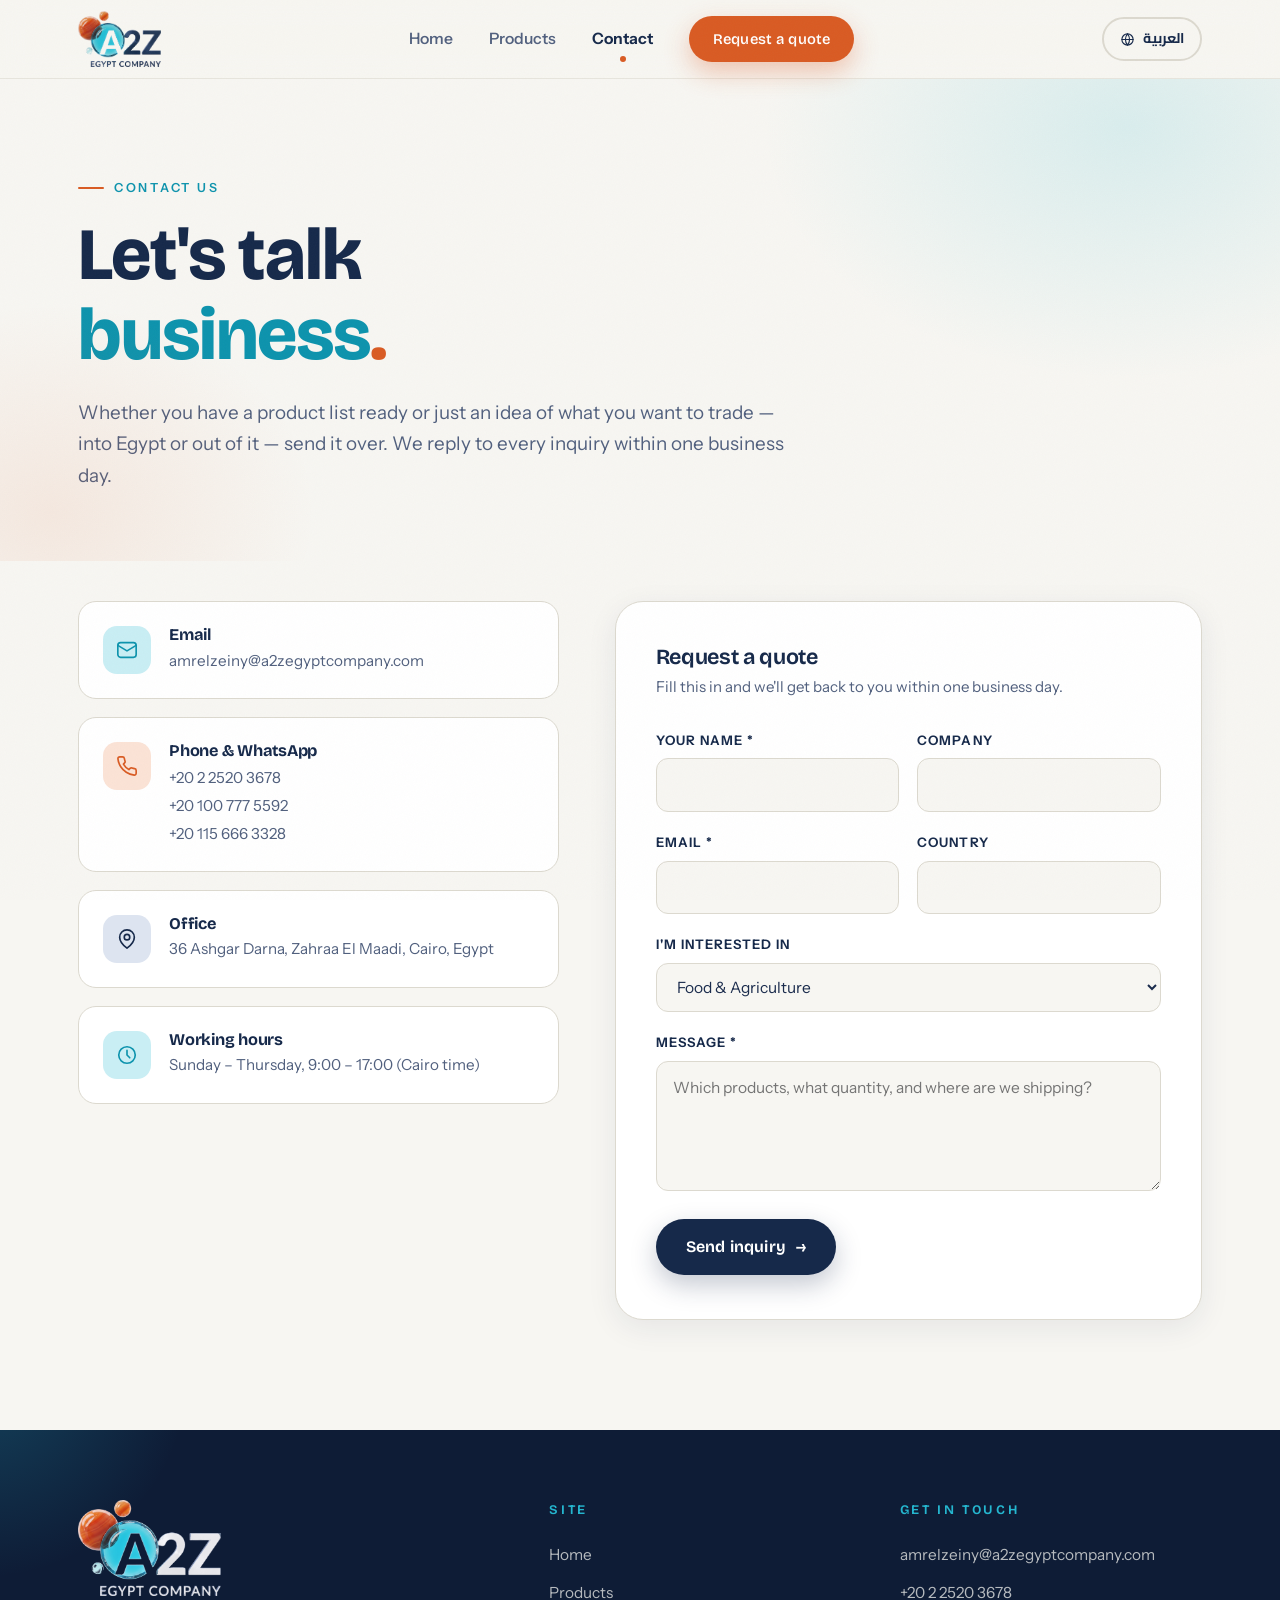
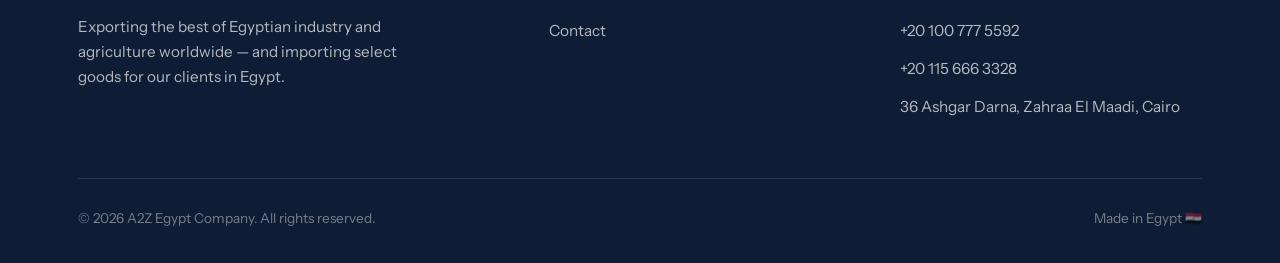
<file: contact.html>
<!DOCTYPE html>
<html lang="en">
<head>
  <meta charset="UTF-8" />
  <meta name="viewport" content="width=device-width, initial-scale=1.0" />
  <title>Contact — A2Z Egypt Company</title>
  <meta name="description" content="Contact A2Z Egypt Company for quotes, sourcing requests, and import/export inquiries. Based in Cairo, trading worldwide." />

  <!-- apply saved language before first paint to avoid direction flicker -->
  <script>(function(){var l=localStorage.getItem("a2z-lang")==="ar"?"ar":"en";document.documentElement.lang=l;document.documentElement.dir=l==="ar"?"rtl":"ltr";})();</script>

  <link rel="preconnect" href="https://fonts.googleapis.com" />
  <link rel="preconnect" href="https://fonts.gstatic.com" crossorigin />
  <link href="https://fonts.googleapis.com/css2?family=Bricolage+Grotesque:opsz,wght@12..96,300..800&family=Instrument+Sans:ital,wght@0,400..700;1,400..700&family=Cairo:wght@400..800&display=swap" rel="stylesheet" />
  <link rel="stylesheet" href="css/style.css" />
</head>
<body data-page="contact">

  <!-- ============ NAVIGATION ============ -->
  <header class="nav">
    <div class="container nav-inner">
      <a href="/" class="brand" aria-label="A2Z Egypt Company — home">
        <img class="brand-logo" src="assets/logo.png" alt="A2Z Egypt Company" />
      </a>

      <nav class="nav-links">
        <a href="/" data-i18n="nav_home">Home</a>
        <a href="/products" data-i18n="nav_products">Products</a>
        <a href="/contact" class="active" data-i18n="nav_contact">Contact</a>
        <a href="#quote" class="btn btn-orange" data-i18n="nav_quote">Request a quote</a>
      </nav>

      <div class="nav-right">
        <button class="lang-toggle" id="lang-toggle" type="button">
          <svg class="globe" viewBox="0 0 24 24" fill="none" stroke="currentColor" stroke-width="1.8" stroke-linecap="round" aria-hidden="true"><circle cx="12" cy="12" r="9"/><path d="M3 12h18M12 3a14 14 0 0 1 0 18M12 3a14 14 0 0 0 0 18"/></svg>
          <span class="lang-label">العربية</span>
        </button>
        <button class="nav-toggle" aria-label="Toggle menu" aria-expanded="false">
          <span></span><span></span><span></span>
        </button>
      </div>
    </div>
  </header>

  <main>
    <!-- ============ PAGE HERO ============ -->
    <section class="page-hero">
      <div class="container">
        <span class="eyebrow" data-i18n="ct_eyebrow">Contact us</span>
        <h1 class="display" data-i18n="ct_title">Let's talk<br /><span class="accent-aqua">business</span><span class="accent-orange">.</span></h1>
        <p class="lede" data-i18n="ct_lede">
          Whether you have a product list ready or just an idea of what you want to
          trade — into Egypt or out of it — send it over. We reply to every inquiry
          within one business day.
        </p>
      </div>
    </section>

    <!-- ============ CONTACT GRID ============ -->
    <section class="section" id="quote" style="padding-top: 40px;">
      <div class="container contact-grid">

        <div class="contact-cards">
          <div class="contact-card reveal">
            <div class="contact-icon">
              <svg viewBox="0 0 24 24" fill="none" stroke="currentColor" stroke-width="1.8" stroke-linecap="round" stroke-linejoin="round"><rect x="2" y="4" width="20" height="16" rx="3"/><path d="m22 7-10 6L2 7"/></svg>
            </div>
            <div>
              <h4 data-i18n="cc1_t">Email</h4>
              <a class="contact-value" href="mailto:amrelzeiny@a2zegyptcompany.com">amrelzeiny@a2zegyptcompany.com</a>
            </div>
          </div>

          <div class="contact-card reveal reveal-d1">
            <div class="contact-icon">
              <svg viewBox="0 0 24 24" fill="none" stroke="currentColor" stroke-width="1.8" stroke-linecap="round" stroke-linejoin="round"><path d="M22 16.92v3a2 2 0 0 1-2.18 2 19.79 19.79 0 0 1-8.63-3.07 19.5 19.5 0 0 1-6-6 19.79 19.79 0 0 1-3.07-8.67A2 2 0 0 1 4.11 2h3a2 2 0 0 1 2 1.72c.12.96.36 1.9.7 2.81a2 2 0 0 1-.45 2.11L8.09 9.91a16 16 0 0 0 6 6l1.27-1.27a2 2 0 0 1 2.11-.45c.91.34 1.85.58 2.81.7A2 2 0 0 1 22 16.92z"/></svg>
            </div>
            <div>
              <h4 data-i18n="cc2_t">Phone &amp; WhatsApp</h4>
              <a class="contact-value" href="tel:+20225203678">+20 2 2520 3678</a><br />
              <a class="contact-value" href="tel:+201007775592">+20 100 777 5592</a><br />
              <a class="contact-value" href="tel:+201156663328">+20 115 666 3328</a>
            </div>
          </div>

          <div class="contact-card reveal reveal-d2">
            <div class="contact-icon">
              <svg viewBox="0 0 24 24" fill="none" stroke="currentColor" stroke-width="1.8" stroke-linecap="round" stroke-linejoin="round"><path d="M20 10c0 6-8 12-8 12s-8-6-8-12a8 8 0 0 1 16 0Z"/><circle cx="12" cy="10" r="3"/></svg>
            </div>
            <div>
              <h4 data-i18n="cc3_t">Office</h4>
              <p data-i18n="cc3_v">Cairo, Egypt</p>
            </div>
          </div>

          <div class="contact-card reveal reveal-d3">
            <div class="contact-icon">
              <svg viewBox="0 0 24 24" fill="none" stroke="currentColor" stroke-width="1.8" stroke-linecap="round" stroke-linejoin="round"><circle cx="12" cy="12" r="9"/><path d="M12 7v5l3 3"/></svg>
            </div>
            <div>
              <h4 data-i18n="cc4_t">Working hours</h4>
              <p data-i18n="cc4_v">Sunday – Thursday, 9:00 – 17:00 (Cairo time)</p>
            </div>
          </div>
        </div>

        <form class="contact-form reveal reveal-d1" id="quote-form" novalidate>
          <h3 class="h3" data-i18n="form_title">Request a quote</h3>
          <p class="form-note" data-i18n="form_note">Fill this in and it will open your email app with everything pre-written — just press send.</p>

          <div class="form-row">
            <div class="form-field">
              <label for="f-name" data-i18n="f_name">Your name *</label>
              <input type="text" id="f-name" name="name" required autocomplete="name" />
            </div>
            <div class="form-field">
              <label for="f-company" data-i18n="f_company">Company</label>
              <input type="text" id="f-company" name="company" autocomplete="organization" />
            </div>
          </div>

          <div class="form-row">
            <div class="form-field">
              <label for="f-email" data-i18n="f_email">Email *</label>
              <input type="email" id="f-email" name="email" required autocomplete="email" />
            </div>
            <div class="form-field">
              <label for="f-country" data-i18n="f_country">Country</label>
              <input type="text" id="f-country" name="country" autocomplete="country-name" />
            </div>
          </div>

          <div class="form-field">
            <label for="f-interest" data-i18n="f_interest">I'm interested in</label>
            <select id="f-interest" name="interest">
              <option value="Food & Agriculture" data-i18n="opt1">Food &amp; Agriculture</option>
              <option value="Cotton & Textiles" data-i18n="opt2">Cotton &amp; Textiles</option>
              <option value="Building Materials" data-i18n="opt3">Building Materials</option>
              <option value="Something else" data-i18n="opt4">Something else</option>
            </select>
          </div>

          <div class="form-field">
            <label for="f-message" data-i18n="f_message">Message *</label>
            <textarea id="f-message" name="message" required data-i18n-ph="f_msg_ph" placeholder="Which products, what quantity, and where are we shipping?"></textarea>
          </div>

          <!-- spam honeypot: hidden from people, bots tend to tick it -->
          <input type="checkbox" name="botcheck" tabindex="-1" autocomplete="off" style="position:absolute;left:-9999px;" aria-hidden="true" />

          <button type="submit" class="btn btn-primary" data-i18n="form_btn">Send inquiry <span class="arrow">→</span></button>
          <p class="form-success" id="form-success" data-i18n="form_success">Thanks — your request has been sent. We'll reply within one business day.</p>
        </form>

      </div>
    </section>
  </main>

  <!-- ============ FOOTER ============ -->
  <footer class="footer">
    <div class="container">
      <div class="footer-grid">
        <div>
          <div class="brand">
            <img class="footer-logo" src="assets/logo-footer.png" alt="A2Z Egypt Company" />
          </div>
          <p class="footer-tagline" data-i18n="footer_tagline">Exporting the best of Egyptian industry and agriculture worldwide — and importing select goods for our clients in Egypt.</p>
        </div>
        <div>
          <h5 data-i18n="footer_site">Site</h5>
          <ul>
            <li><a href="/" data-i18n="nav_home">Home</a></li>
            <li><a href="/products" data-i18n="nav_products">Products</a></li>
            <li><a href="/contact" data-i18n="nav_contact">Contact</a></li>
          </ul>
        </div>
        <div>
          <h5 data-i18n="footer_contact_h">Get in touch</h5>
          <ul>
            <li><a href="mailto:amrelzeiny@a2zegyptcompany.com">amrelzeiny@a2zegyptcompany.com</a></li>
            <li><a href="tel:+20225203678">+20 2 2520 3678</a></li>
            <li><a href="tel:+201007775592">+20 100 777 5592</a></li>
            <li><a href="tel:+201156663328">+20 115 666 3328</a></li>
            <li><a href="/contact" data-i18n="footer_addr">36 Ashgar Darna, Zahraa El Maadi, Cairo</a></li>
          </ul>
        </div>
      </div>
      <div class="footer-bottom">
        <span data-i18n="footer_rights">© <span id="year">2026</span> A2Z Egypt Company. All rights reserved.</span>
        <span data-i18n="footer_made">Made in Egypt 🇪🇬</span>
      </div>
    </div>
  </footer>

  <script src="js/i18n.js"></script>
  <script src="js/main.js"></script>
</body>
</html>
</file>
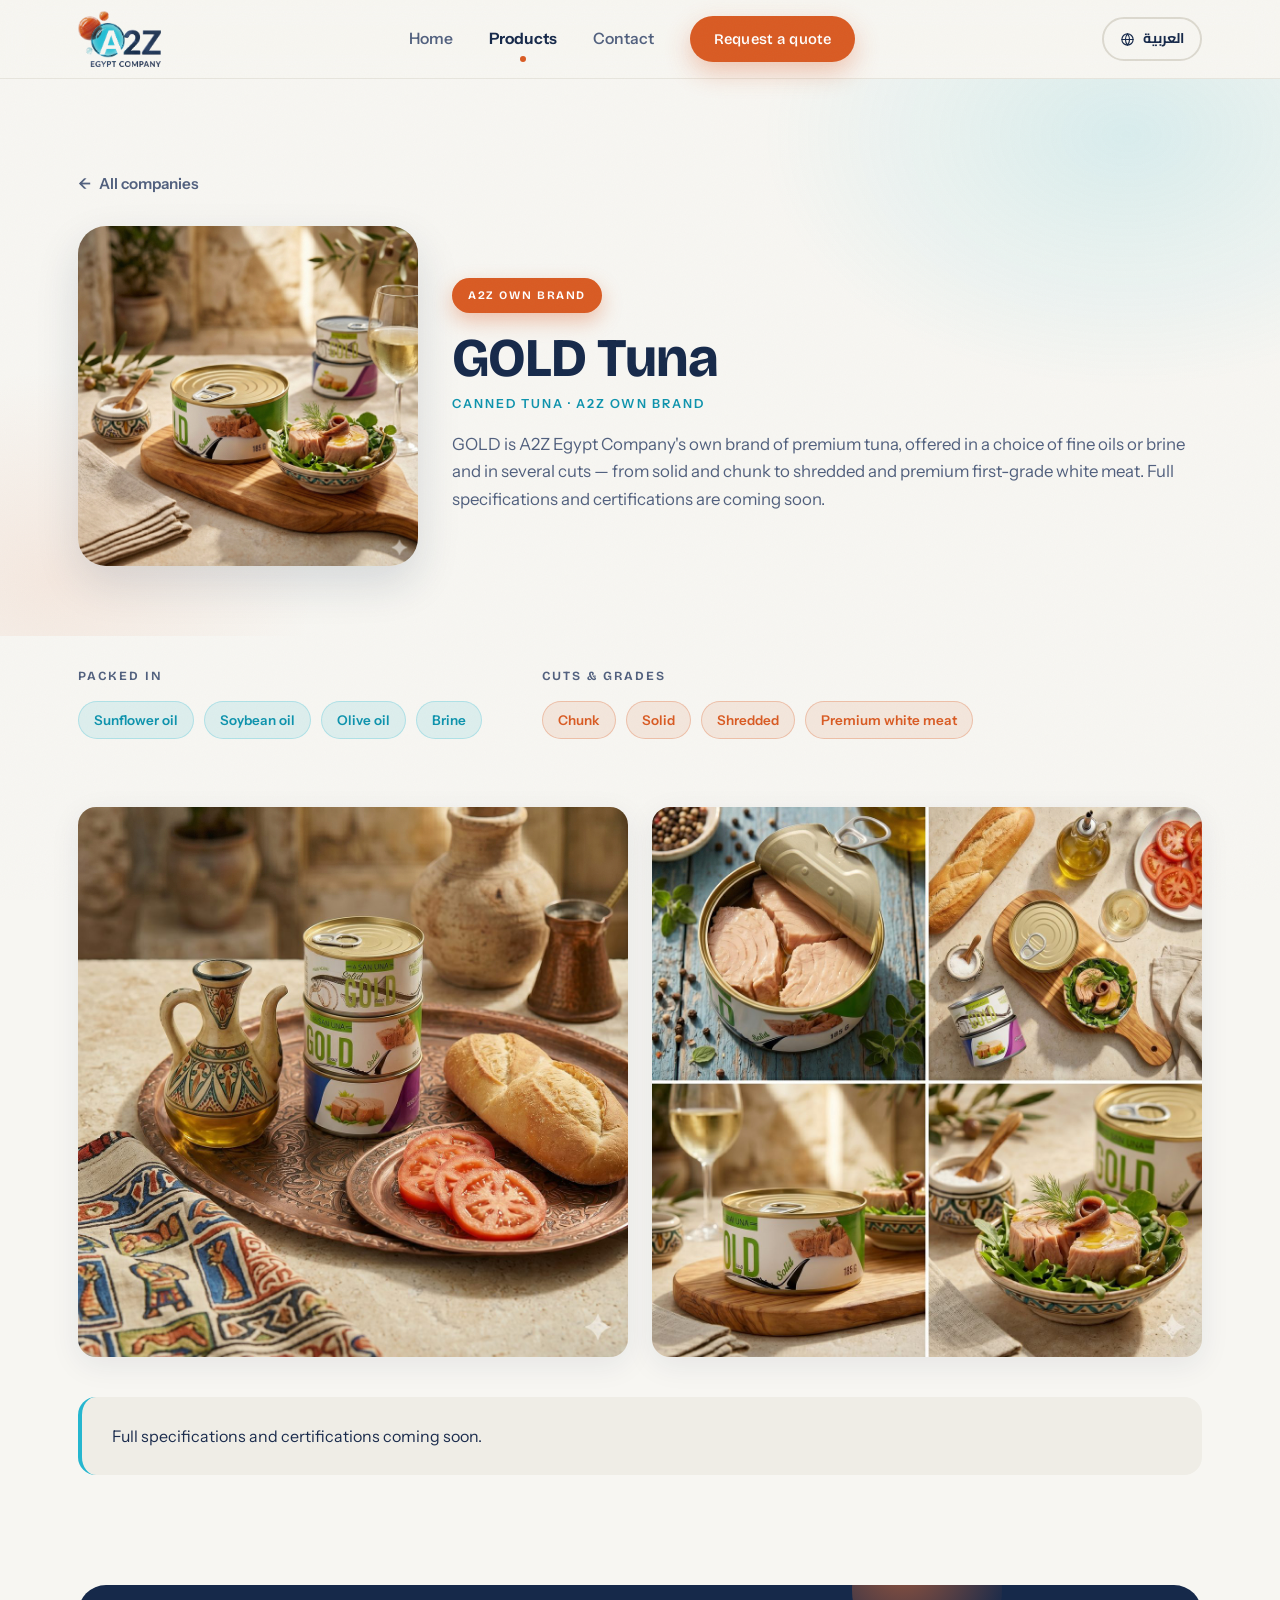
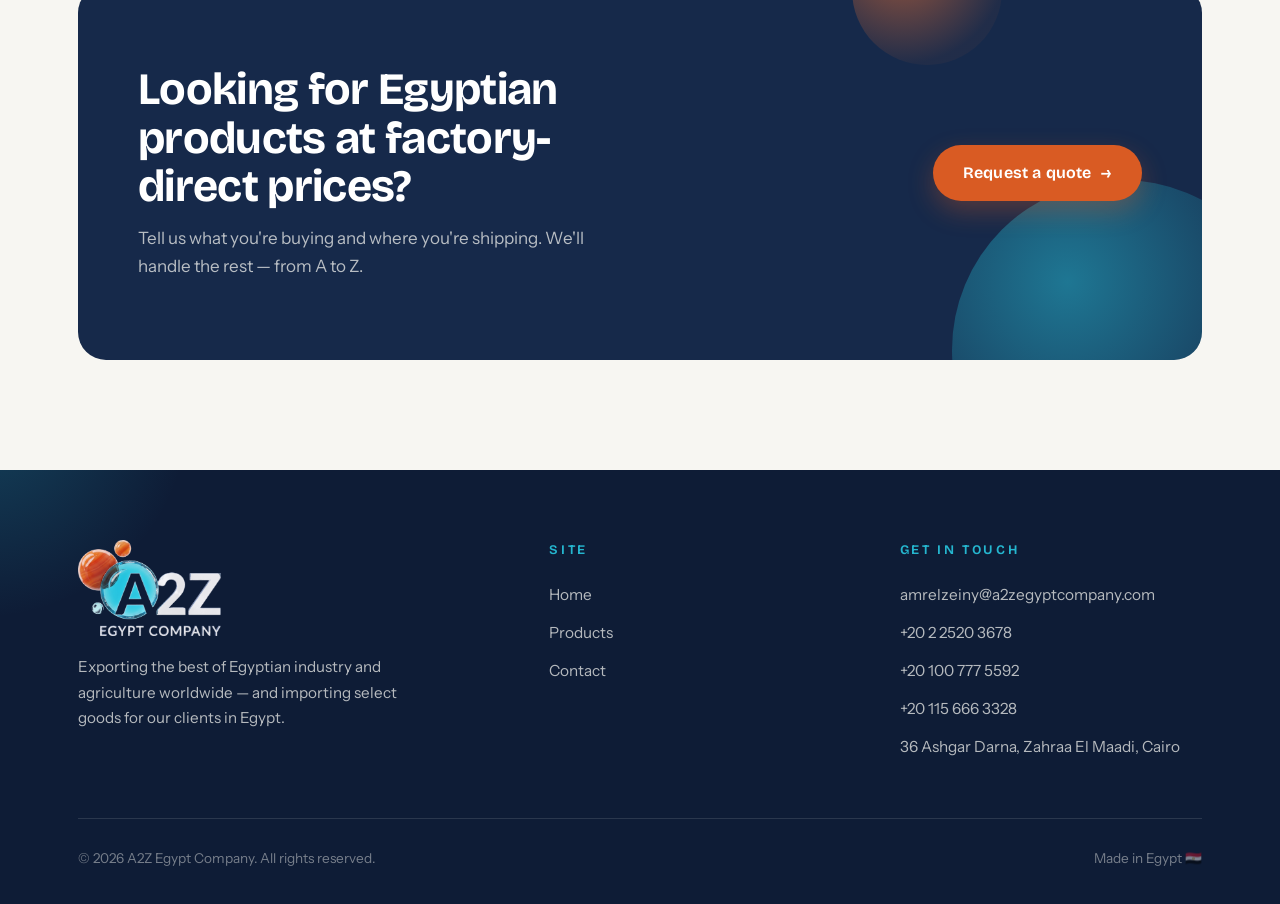
<file: product-gold-tuna.html>
<!DOCTYPE html>
<html lang="en">
<head>
  <meta charset="UTF-8" />
  <meta name="viewport" content="width=device-width, initial-scale=1.0" />
  <title>GOLD Tuna — A2Z Egypt Company</title>
  <meta name="description" content="GOLD Tuna — A2Z Egypt Company's own brand of premium Egyptian solid tuna, packed in 185 g cans and offered in a choice of fine oils." />

  <script>(function(){var l=localStorage.getItem("a2z-lang")==="ar"?"ar":"en";document.documentElement.lang=l;document.documentElement.dir=l==="ar"?"rtl":"ltr";})();</script>

  <link rel="preconnect" href="https://fonts.googleapis.com" />
  <link rel="preconnect" href="https://fonts.gstatic.com" crossorigin />
  <link href="https://fonts.googleapis.com/css2?family=Bricolage+Grotesque:opsz,wght@12..96,300..800&family=Instrument+Sans:ital,wght@0,400..700;1,400..700&family=Cairo:wght@400..800&display=swap" rel="stylesheet" />
  <link rel="stylesheet" href="css/style.css" />
</head>
<body data-page="company">

  <!-- ============ NAVIGATION ============ -->
  <header class="nav">
    <div class="container nav-inner">
      <a href="/" class="brand" aria-label="A2Z Egypt Company — home">
        <img class="brand-logo" src="assets/logo.png" alt="A2Z Egypt Company" />
      </a>

      <nav class="nav-links">
        <a href="/" data-i18n="nav_home">Home</a>
        <a href="/products" class="active" data-i18n="nav_products">Products</a>
        <a href="/contact" data-i18n="nav_contact">Contact</a>
        <a href="/contact#quote" class="btn btn-orange" data-i18n="nav_quote">Request a quote</a>
      </nav>

      <div class="nav-right">
        <button class="lang-toggle" id="lang-toggle" type="button">
          <svg class="globe" viewBox="0 0 24 24" fill="none" stroke="currentColor" stroke-width="1.8" stroke-linecap="round" aria-hidden="true"><circle cx="12" cy="12" r="9"/><path d="M3 12h18M12 3a14 14 0 0 1 0 18M12 3a14 14 0 0 0 0 18"/></svg>
          <span class="lang-label">العربية</span>
        </button>
        <button class="nav-toggle" aria-label="Toggle menu" aria-expanded="false">
          <span></span><span></span><span></span>
        </button>
      </div>
    </div>
  </header>

  <main>
    <!-- ============ PRODUCT HEADER ============ -->
    <section class="page-hero company-detail">
      <div class="container">
        <a href="/products" class="back-link"><span class="arrow-back">←</span> <span data-i18n="cd_back">All companies</span></a>

        <div class="detail-head reveal">
          <div class="product-shot"><img src="assets/tuna-hero.jpg" alt="GOLD Tuna" /></div>
          <div class="detail-meta">
            <span class="feature-badge inline" data-i18n="gt_badge">A2Z own brand</span>
            <h1 class="display" style="font-size: clamp(2.2rem, 5vw, 3.4rem);" data-i18n="gt_name">GOLD Tuna</h1>
            <p class="partner-sector" data-i18n="gt_sector">Canned Tuna · A2Z own brand</p>
            <p class="detail-intro" data-i18n="gt_intro">GOLD is A2Z Egypt Company's own brand of premium tuna, offered in a choice of fine oils or brine and in several cuts — from solid and chunk to shredded and premium first-grade white meat. Full specifications and certifications are coming soon.</p>
          </div>
        </div>
      </div>
    </section>

    <!-- ============ OPTIONS ============ -->
    <section class="section" style="padding-top: 30px;">
      <div class="container">
        <div class="tuna-options reveal">
          <div class="option-group">
            <span class="option-label" data-i18n="gt_oils_label">Packed in</span>
            <div class="variety-chips">
              <span data-i18n="gt_var1">Sunflower oil</span>
              <span data-i18n="gt_var2">Soybean oil</span>
              <span data-i18n="gt_var3">Olive oil</span>
              <span data-i18n="gt_var4">Brine</span>
            </div>
          </div>
          <div class="option-group">
            <span class="option-label" data-i18n="gt_cuts_label">Cuts &amp; grades</span>
            <div class="variety-chips cuts">
              <span data-i18n="gt_cut1">Chunk</span>
              <span data-i18n="gt_cut2">Solid</span>
              <span data-i18n="gt_cut3">Shredded</span>
              <span data-i18n="gt_cut4">Premium white meat</span>
            </div>
          </div>
        </div>

        <!-- gallery -->
        <div class="product-gallery reveal">
          <img src="assets/tuna-tray.jpg" alt="GOLD Tuna — serving" />
          <img src="assets/tuna-grid.jpg" alt="GOLD Tuna — product range" />
        </div>

        <div class="export-note reveal">
          <p data-i18n="gt_soon">Full specifications and certifications coming soon.</p>
        </div>
      </div>
    </section>

    <!-- ============ CTA ============ -->
    <section class="section" style="padding-top: 0;">
      <div class="container">
        <div class="cta-band reveal">
          <div>
            <h2 class="h2" data-i18n="cta_title">Looking for Egyptian products at factory-direct prices?</h2>
            <p data-i18n="cta_d">Tell us what you're buying and where you're shipping. We'll handle the rest — from A to Z.</p>
          </div>
          <a href="/contact#quote" class="btn btn-orange" data-i18n="cta_btn">Request a quote <span class="arrow">→</span></a>
        </div>
      </div>
    </section>
  </main>

  <!-- ============ FOOTER ============ -->
  <footer class="footer">
    <div class="container">
      <div class="footer-grid">
        <div>
          <div class="brand">
            <img class="footer-logo" src="assets/logo-footer.png" alt="A2Z Egypt Company" />
          </div>
          <p class="footer-tagline" data-i18n="footer_tagline">Exporting the best of Egyptian industry and agriculture worldwide — and importing select goods for our clients in Egypt.</p>
        </div>
        <div>
          <h5 data-i18n="footer_site">Site</h5>
          <ul>
            <li><a href="/" data-i18n="nav_home">Home</a></li>
            <li><a href="/products" data-i18n="nav_products">Products</a></li>
            <li><a href="/contact" data-i18n="nav_contact">Contact</a></li>
          </ul>
        </div>
        <div>
          <h5 data-i18n="footer_contact_h">Get in touch</h5>
          <ul>
            <li><a href="mailto:amrelzeiny@a2zegyptcompany.com">amrelzeiny@a2zegyptcompany.com</a></li>
            <li><a href="tel:+20225203678">+20 2 2520 3678</a></li>
            <li><a href="tel:+201007775592">+20 100 777 5592</a></li>
            <li><a href="tel:+201156663328">+20 115 666 3328</a></li>
            <li><a href="/contact" data-i18n="footer_addr">36 Ashgar Darna, Zahraa El Maadi, Cairo</a></li>
          </ul>
        </div>
      </div>
      <div class="footer-bottom">
        <span data-i18n="footer_rights">© <span id="year">2026</span> A2Z Egypt Company. All rights reserved.</span>
        <span data-i18n="footer_made">Made in Egypt 🇪🇬</span>
      </div>
    </div>
  </footer>

  <script src="js/i18n.js"></script>
  <script src="js/main.js"></script>
</body>
</html>
</file>
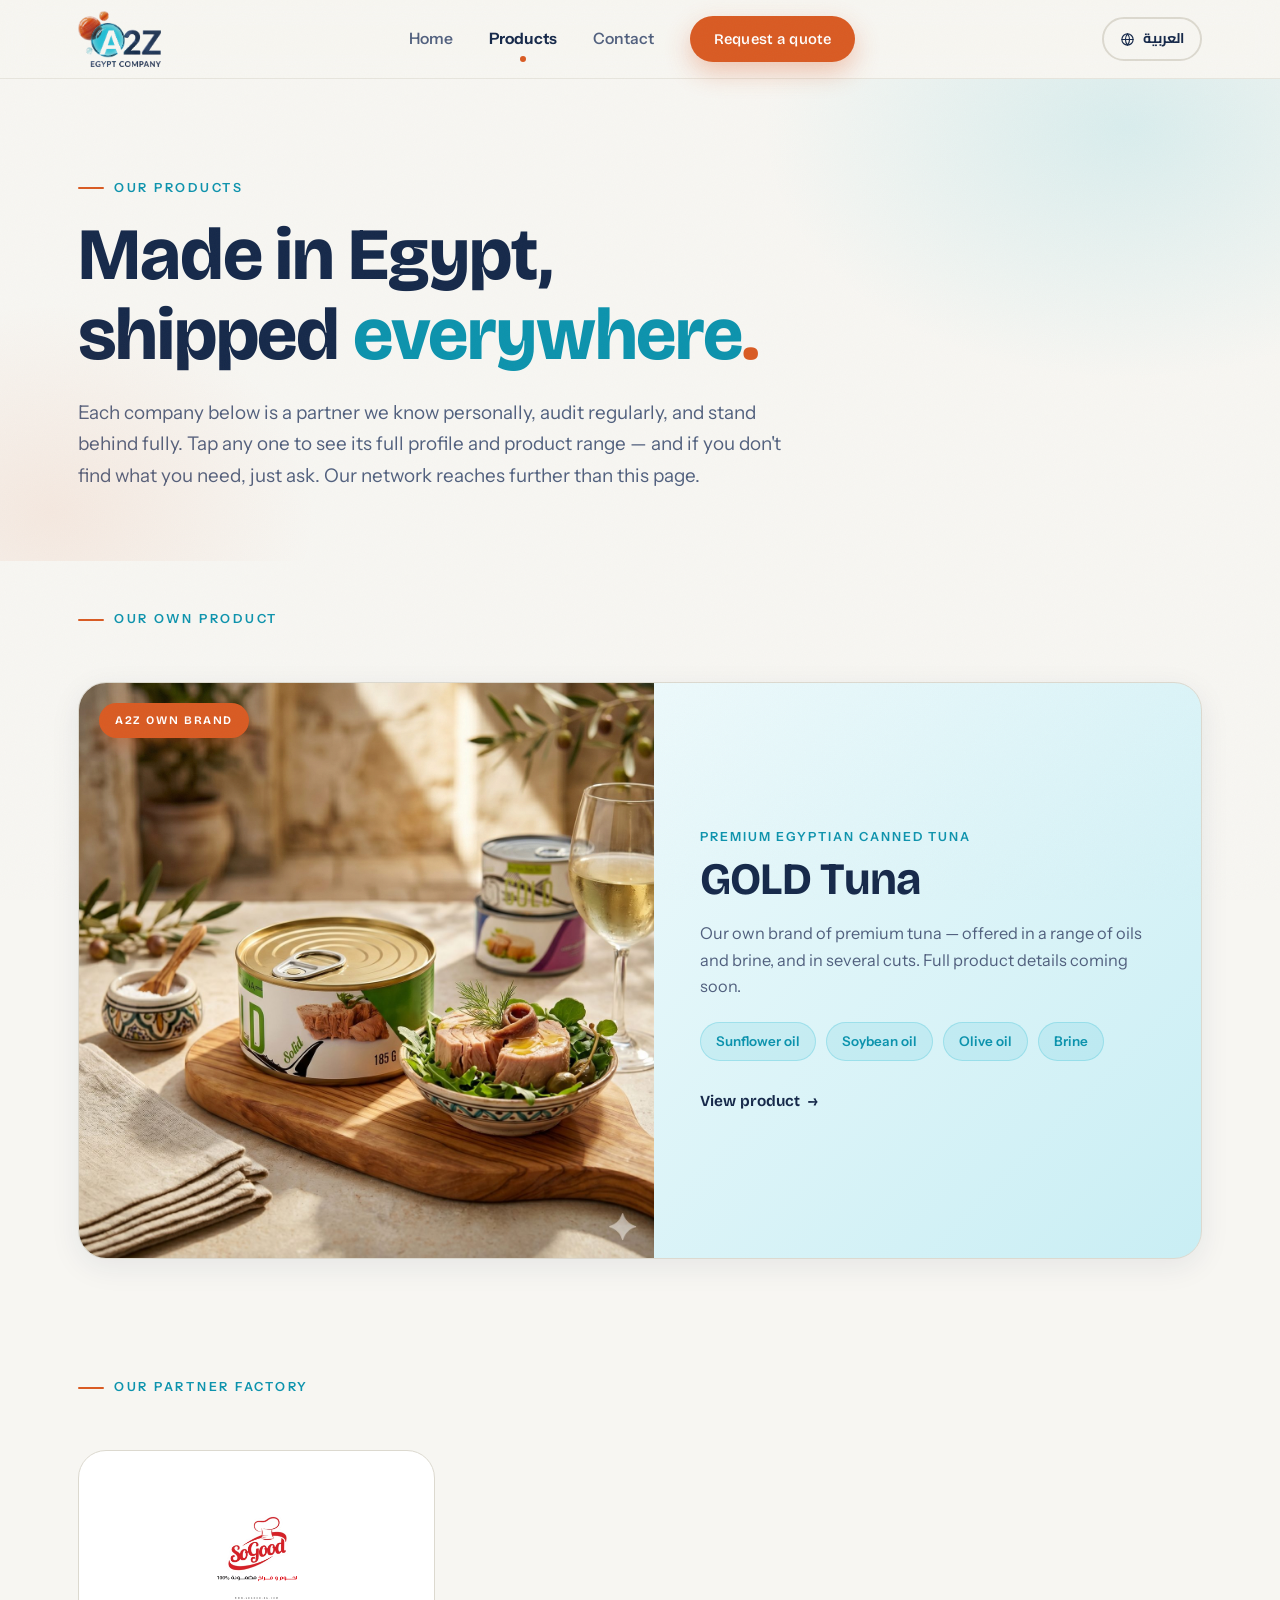
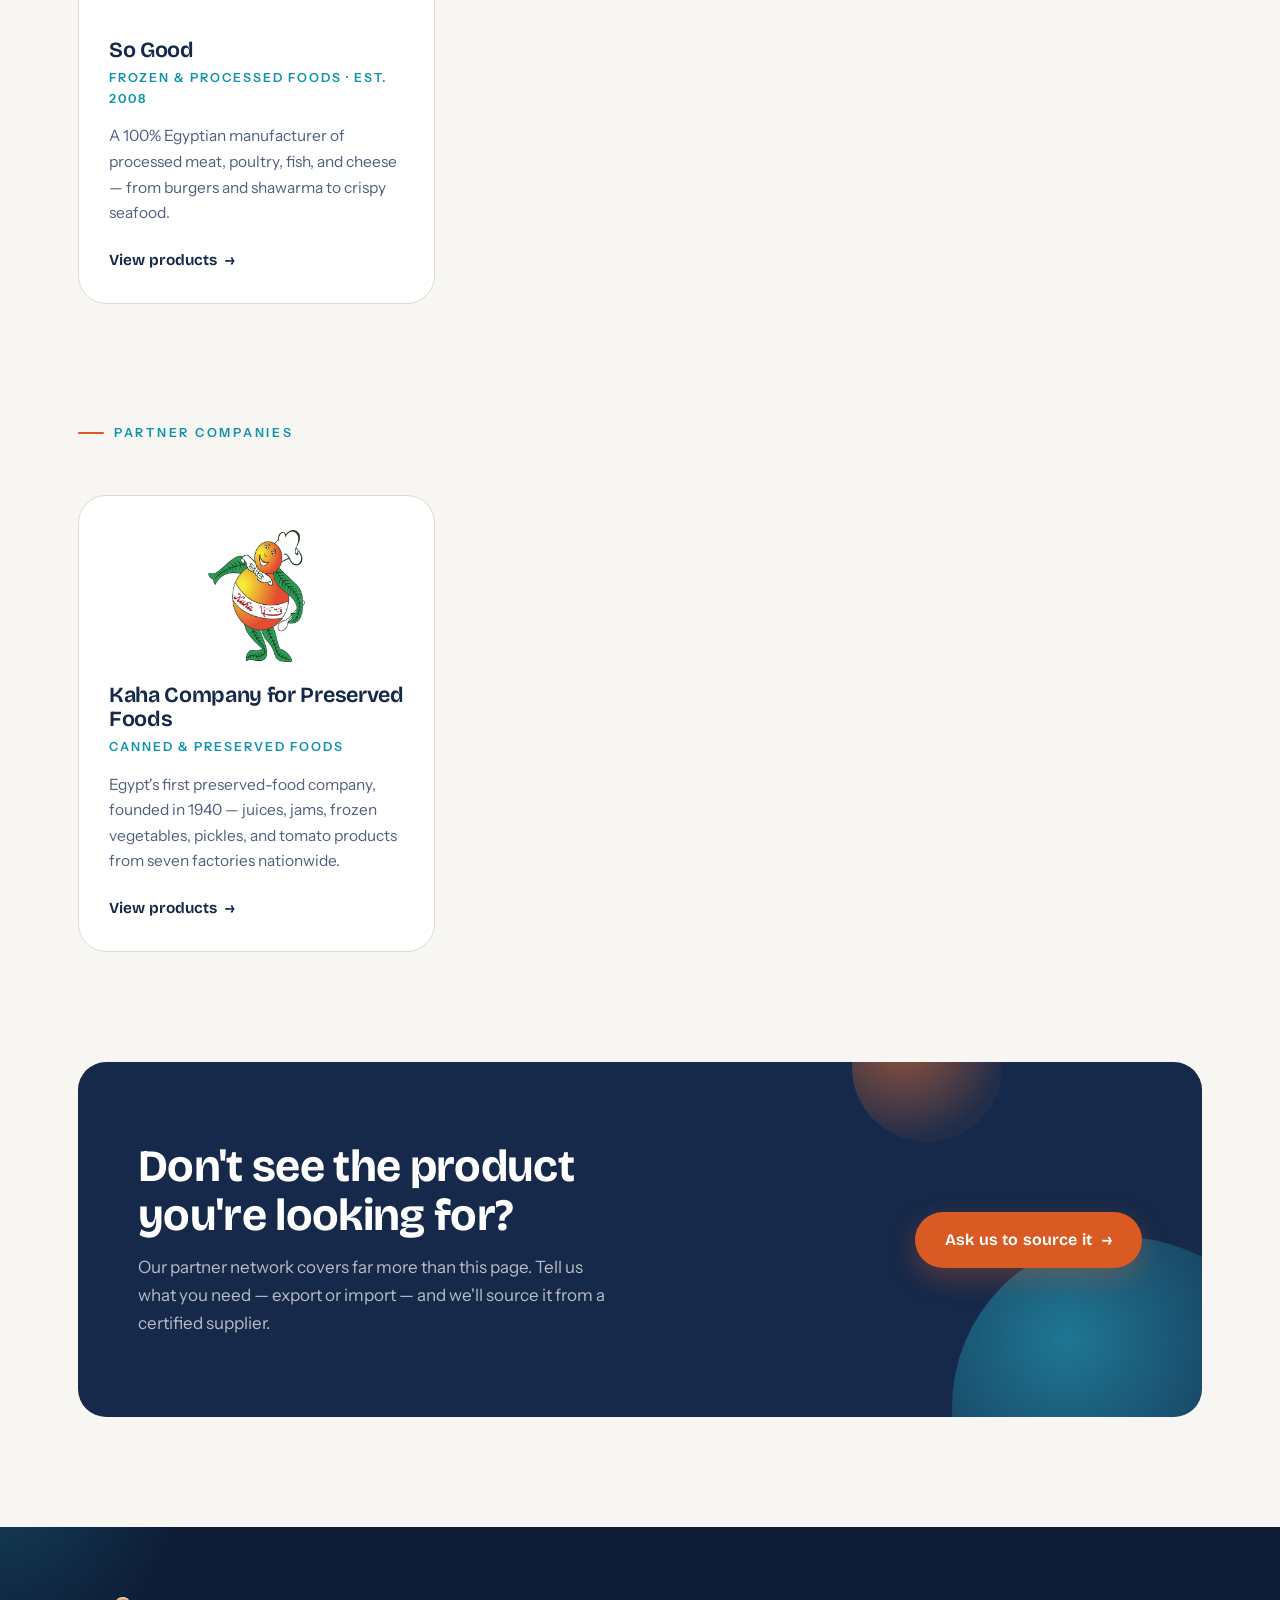
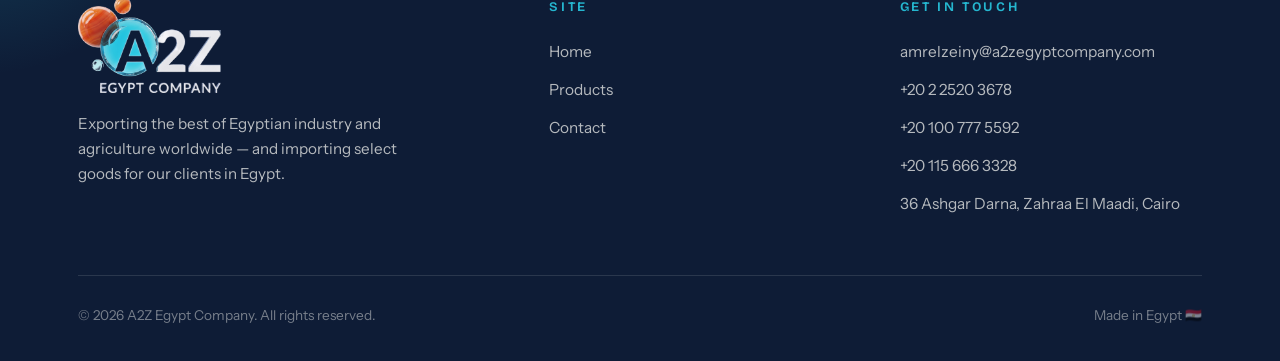
<file: products.html>
<!DOCTYPE html>
<html lang="en">
<head>
  <meta charset="UTF-8" />
  <meta name="viewport" content="width=device-width, initial-scale=1.0" />
  <title>Products — A2Z Egypt Company</title>
  <meta name="description" content="The Egyptian companies A2Z Egypt Company exports for — tap any company to see its full profile and product range." />

  <script>(function(){var l=localStorage.getItem("a2z-lang")==="ar"?"ar":"en";document.documentElement.lang=l;document.documentElement.dir=l==="ar"?"rtl":"ltr";})();</script>

  <link rel="preconnect" href="https://fonts.googleapis.com" />
  <link rel="preconnect" href="https://fonts.gstatic.com" crossorigin />
  <link href="https://fonts.googleapis.com/css2?family=Bricolage+Grotesque:opsz,wght@12..96,300..800&family=Instrument+Sans:ital,wght@0,400..700;1,400..700&family=Cairo:wght@400..800&display=swap" rel="stylesheet" />
  <link rel="stylesheet" href="css/style.css" />
</head>
<body data-page="products">

  <!-- ============ NAVIGATION ============ -->
  <header class="nav">
    <div class="container nav-inner">
      <a href="/" class="brand" aria-label="A2Z Egypt Company — home">
        <img class="brand-logo" src="assets/logo.png" alt="A2Z Egypt Company" />
      </a>

      <nav class="nav-links">
        <a href="/" data-i18n="nav_home">Home</a>
        <a href="/products" class="active" data-i18n="nav_products">Products</a>
        <a href="/contact" data-i18n="nav_contact">Contact</a>
        <a href="/contact#quote" class="btn btn-orange" data-i18n="nav_quote">Request a quote</a>
      </nav>

      <div class="nav-right">
        <button class="lang-toggle" id="lang-toggle" type="button">
          <svg class="globe" viewBox="0 0 24 24" fill="none" stroke="currentColor" stroke-width="1.8" stroke-linecap="round" aria-hidden="true"><circle cx="12" cy="12" r="9"/><path d="M3 12h18M12 3a14 14 0 0 1 0 18M12 3a14 14 0 0 0 0 18"/></svg>
          <span class="lang-label">العربية</span>
        </button>
        <button class="nav-toggle" aria-label="Toggle menu" aria-expanded="false">
          <span></span><span></span><span></span>
        </button>
      </div>
    </div>
  </header>

  <main>
    <!-- ============ PAGE HERO ============ -->
    <section class="page-hero">
      <div class="container">
        <span class="eyebrow" data-i18n="pr_eyebrow">Our products</span>
        <h1 class="display" data-i18n="pr_title">Made in Egypt,<br />shipped <span class="accent-aqua">everywhere</span><span class="accent-orange">.</span></h1>
        <p class="lede" data-i18n="pr_lede">
          Each company below is a partner we know personally, audit regularly, and
          stand behind fully. Tap any one to see its full profile and product range.
        </p>
      </div>
    </section>

    <!-- ============ OUR OWN PRODUCT ============ -->
    <section class="section" style="padding-top: 40px;">
      <div class="container">
        <div class="section-head reveal" style="margin-bottom: 34px;">
          <span class="eyebrow" data-i18n="ps_own">Our own product</span>
        </div>

        <a href="/product-gold-tuna" class="product-feature reveal">
          <div class="product-feature-media">
            <img src="assets/tuna-hero.jpg" alt="GOLD Tuna" />
            <span class="feature-badge" data-i18n="gt_badge">A2Z own brand</span>
          </div>
          <div class="product-feature-body">
            <p class="partner-sector" data-i18n="gt_tagline">Premium Egyptian canned tuna</p>
            <h2 class="h2" data-i18n="gt_name">GOLD Tuna</h2>
            <p class="product-feature-desc" data-i18n="gt_card_d">Our own brand of solid tuna, offered in a choice of fine oils. Full product details coming soon.</p>
            <div class="variety-chips">
              <span data-i18n="gt_var1">In olive oil</span>
              <span data-i18n="gt_var2">In sunflower oil</span>
              <span data-i18n="gt_var3">In spring water</span>
              <span data-i18n="gt_var4">Solid · 185 g</span>
            </div>
            <span class="card-cta-link" data-i18n="gt_cta">View product <span class="arrow">→</span></span>
          </div>
        </a>
      </div>
    </section>

    <!-- ============ PARTNER FACTORY ============ -->
    <section class="section" style="padding-top: 0;">
      <div class="container">
        <div class="section-head reveal" style="margin-bottom: 34px;">
          <span class="eyebrow" data-i18n="ps_factory">Our partner factory</span>
        </div>

        <div class="company-cards">
          <a href="/company-factory" class="company-card reveal">
            <div class="company-card-logo"><img src="assets/sogood-logo.png" alt="So Good" /></div>
            <h3 class="h3" data-i18n="co_factory_name">So Good</h3>
            <p class="partner-sector" data-i18n="factory_sector">Frozen &amp; Processed Foods · Est. 2008</p>
            <p class="company-card-desc" data-i18n="factory_card_d">A 100% Egyptian manufacturer of processed meat, poultry, fish, and cheese — from burgers and shawarma to crispy seafood.</p>
            <span class="card-cta-link" data-i18n="card_cta">View products <span class="arrow">→</span></span>
          </a>
        </div>
      </div>
    </section>

    <!-- ============ PARTNER COMPANIES ============ -->
    <section class="section" style="padding-top: 0;">
      <div class="container">
        <div class="section-head reveal" style="margin-bottom: 34px;">
          <span class="eyebrow" data-i18n="ps_companies">Partner companies</span>
        </div>

        <div class="company-cards">

          <a href="/company-kaha" class="company-card reveal">
            <div class="company-card-logo"><img src="assets/kaha.png" alt="Kaha" /></div>
            <h3 class="h3" data-i18n="co1_name">Kaha Company for Preserved Foods</h3>
            <p class="partner-sector" data-i18n="pc1_sector">Canned &amp; Preserved Foods</p>
            <p class="company-card-desc" data-i18n="pc1_d">Egypt's first preserved-food company, founded in 1940 — juices, jams, frozen vegetables, pickles, and tomato products from seven factories nationwide.</p>
            <span class="card-cta-link" data-i18n="card_cta">View products <span class="arrow">→</span></span>
          </a>

        </div>
      </div>
    </section>

    <!-- ============ CTA ============ -->
    <section class="section" style="padding-top: 0;">
      <div class="container">
        <div class="cta-band reveal">
          <div>
            <h2 class="h2" data-i18n="pcta_title">Don't see the product you're looking for?</h2>
            <p data-i18n="pcta_d">Our partner network covers far more than this page. Tell us what you need — export or import — and we'll source it from a certified supplier.</p>
          </div>
          <a href="/contact#quote" class="btn btn-orange" data-i18n="pcta_btn">Ask us to source it <span class="arrow">→</span></a>
        </div>
      </div>
    </section>
  </main>

  <!-- ============ FOOTER ============ -->
  <footer class="footer">
    <div class="container">
      <div class="footer-grid">
        <div>
          <div class="brand">
            <img class="footer-logo" src="assets/logo-footer.png" alt="A2Z Egypt Company" />
          </div>
          <p class="footer-tagline" data-i18n="footer_tagline">Exporting the best of Egyptian industry and agriculture worldwide — and importing select goods for our clients in Egypt.</p>
        </div>
        <div>
          <h5 data-i18n="footer_site">Site</h5>
          <ul>
            <li><a href="/" data-i18n="nav_home">Home</a></li>
            <li><a href="/products" data-i18n="nav_products">Products</a></li>
            <li><a href="/contact" data-i18n="nav_contact">Contact</a></li>
          </ul>
        </div>
        <div>
          <h5 data-i18n="footer_contact_h">Get in touch</h5>
          <ul>
            <li><a href="mailto:amrelzeiny@a2zegyptcompany.com">amrelzeiny@a2zegyptcompany.com</a></li>
            <li><a href="tel:+20225203678">+20 2 2520 3678</a></li>
            <li><a href="tel:+201007775592">+20 100 777 5592</a></li>
            <li><a href="tel:+201156663328">+20 115 666 3328</a></li>
            <li><a href="/contact" data-i18n="footer_addr">36 Ashgar Darna, Zahraa El Maadi, Cairo</a></li>
          </ul>
        </div>
      </div>
      <div class="footer-bottom">
        <span data-i18n="footer_rights">© <span id="year">2026</span> A2Z Egypt Company. All rights reserved.</span>
        <span data-i18n="footer_made">Made in Egypt 🇪🇬</span>
      </div>
    </div>
  </footer>

  <script src="js/i18n.js"></script>
  <script src="js/main.js"></script>
</body>
</html>
</file>
<file: css/style.css>
/* ============================================================
   A2Z EGYPT COMPANY — site stylesheet
   Palette drawn from the logo:
     aqua glass  ·  burnt orange  ·  deep navy  ·  warm off-white
   Fonts: Bricolage Grotesque (display) + Instrument Sans (body)
   ============================================================ */

:root {
  /* Brand colors (from logo) */
  --navy: #16294a;
  --navy-deep: #0e1c36;
  --navy-soft: #2a4576;
  --aqua: #25b6cf;
  --aqua-deep: #0d93ad;
  --aqua-pale: #c9eef4;
  --orange: #d95b23;
  --orange-bright: #ee7335;
  --orange-pale: #fbe3d6;
  --paper: #f7f6f2;
  --paper-warm: #efede6;
  --white: #ffffff;
  --ink: #1b2c4d;
  --ink-soft: #51607e;
  --line: #dcd9cf;

  /* Type */
  --font-display: "Bricolage Grotesque", "Segoe UI", sans-serif;
  --font-body: "Instrument Sans", "Segoe UI", sans-serif;

  /* Rhythm */
  --container: 1180px;
  --radius: 18px;
  --radius-lg: 28px;
  --shadow-soft: 0 8px 30px rgba(22, 41, 74, 0.08);
  --shadow-lift: 0 18px 44px rgba(22, 41, 74, 0.14);
  --ease-out: cubic-bezier(0.22, 1, 0.36, 1);
}

/* ---------- Reset ---------- */
*, *::before, *::after { box-sizing: border-box; margin: 0; padding: 0; }

html { scroll-behavior: smooth; }

/* anchored sections (#quote, #nile-harvest, …) must clear the sticky 78px nav */
[id] { scroll-margin-top: 92px; }

body {
  font-family: var(--font-body);
  font-size: 17px;
  line-height: 1.65;
  color: var(--ink);
  background: var(--paper);
  -webkit-font-smoothing: antialiased;
  /* the tilted marquee pokes ~6px past the viewport — clip it so phones
     can't pan/rubber-band sideways (clip > hidden: no scroll box at all) */
  overflow-x: hidden;
  overflow-x: clip;
}

img, svg { display: block; max-width: 100%; }
a { color: inherit; text-decoration: none; }
ul { list-style: none; }
button { font: inherit; cursor: pointer; border: none; background: none; }

::selection { background: var(--aqua); color: var(--white); }

/* Subtle paper grain over everything */
body::after {
  content: "";
  position: fixed;
  inset: 0;
  pointer-events: none;
  z-index: 999;
  opacity: 0.05;
  background-image: url("data:image/svg+xml,%3Csvg xmlns='http://www.w3.org/2000/svg' width='160' height='160'%3E%3Cfilter id='n'%3E%3CfeTurbulence type='fractalNoise' baseFrequency='0.9' numOctaves='2'/%3E%3C/filter%3E%3Crect width='160' height='160' filter='url(%23n)' opacity='0.55'/%3E%3C/svg%3E");
}

/* main wraps the tilted marquee — clip its sideways overhang at the source */
main { overflow-x: clip; }

.container {
  max-width: var(--container);
  margin: 0 auto;
  padding: 0 28px;
}

/* ============================================================
   TYPOGRAPHY
   ============================================================ */
h1, h2, h3, h4 {
  font-family: var(--font-display);
  color: var(--navy);
  line-height: 1.08;
  letter-spacing: -0.015em;
}

.display {
  font-size: clamp(2.6rem, 6.2vw, 4.6rem);
  font-weight: 750;
}

.h2 {
  font-size: clamp(1.9rem, 3.6vw, 2.8rem);
  font-weight: 700;
}

.h3 { font-size: 1.35rem; font-weight: 650; }

.eyebrow {
  display: inline-flex;
  align-items: center;
  gap: 10px;
  font-size: 0.78rem;
  font-weight: 600;
  letter-spacing: 0.22em;
  text-transform: uppercase;
  color: var(--aqua-deep);
  margin-bottom: 18px;
}
.eyebrow::before {
  content: "";
  width: 26px;
  height: 2px;
  background: var(--orange);
  border-radius: 2px;
}

.lede {
  font-size: 1.18rem;
  color: var(--ink-soft);
  max-width: 56ch;
}

.accent-aqua { color: var(--aqua-deep); }
.accent-orange { color: var(--orange); }

/* Arabic flourish */
.arabic-note {
  font-size: 1.05rem;
  color: var(--orange);
  font-weight: 600;
  direction: rtl;
  text-align: left;
}

/* ============================================================
   BUTTONS
   ============================================================ */
.btn {
  display: inline-flex;
  align-items: center;
  gap: 10px;
  padding: 15px 30px;
  border-radius: 999px;
  font-family: var(--font-display);
  font-weight: 650;
  font-size: 1rem;
  letter-spacing: 0.01em;
  white-space: nowrap;
  transition: transform 0.3s var(--ease-out), box-shadow 0.3s var(--ease-out), background 0.25s;
  will-change: transform;
}
.btn .arrow { transition: transform 0.3s var(--ease-out); }
.btn:hover .arrow { transform: translateX(5px); }

.btn-primary {
  background: var(--navy);
  color: var(--white);
  box-shadow: 0 10px 26px rgba(22, 41, 74, 0.25);
}
.btn-primary:hover {
  background: var(--navy-deep);
  transform: translateY(-2px);
  box-shadow: 0 16px 34px rgba(22, 41, 74, 0.3);
}

.btn-ghost {
  border: 2px solid var(--navy);
  color: var(--navy);
  padding: 13px 28px;
}
.btn-ghost:hover {
  background: var(--navy);
  color: var(--white);
  transform: translateY(-2px);
}

.btn-orange {
  background: var(--orange);
  color: var(--white);
  box-shadow: 0 10px 26px rgba(217, 91, 35, 0.32);
}
.btn-orange:hover {
  background: var(--orange-bright);
  transform: translateY(-2px);
}

/* ============================================================
   NAVIGATION
   ============================================================ */
.nav {
  position: sticky;
  top: 0;
  z-index: 100;
  background: rgba(247, 246, 242, 0.86);
  backdrop-filter: blur(14px);
  -webkit-backdrop-filter: blur(14px);
  border-bottom: 1px solid rgba(220, 217, 207, 0.6);
}

.nav-inner {
  display: flex;
  align-items: center;
  justify-content: space-between;
  height: 78px;
}

.brand { display: flex; align-items: center; gap: 13px; }

/* real logo PNG — multiply blend melts its light background into the header */
.brand-logo {
  height: 56px;
  width: auto;
  mix-blend-mode: multiply;
}

.brand-mark { width: 52px; height: 44px; flex-shrink: 0; }

.brand-text { line-height: 1.05; }
.brand-text .brand-name {
  font-family: var(--font-display);
  font-weight: 750;
  font-size: 1.45rem;
  color: var(--navy);
  letter-spacing: -0.01em;
}
.brand-text .brand-sub {
  font-size: 0.62rem;
  font-weight: 600;
  letter-spacing: 0.34em;
  text-transform: uppercase;
  color: var(--ink-soft);
}

.nav-links { display: flex; align-items: center; gap: 36px; }
.nav-links a {
  position: relative;
  font-weight: 550;
  font-size: 0.98rem;
  color: var(--ink-soft);
  padding: 6px 0;
  white-space: nowrap;
  transition: color 0.25s;
}
.nav-links a:hover { color: var(--navy); }
.nav-links a.active { color: var(--navy); font-weight: 650; }
.nav-links a.active::after {
  content: "";
  position: absolute;
  left: 50%;
  bottom: -4px;
  transform: translateX(-50%);
  width: 6px;
  height: 6px;
  border-radius: 50%;
  background: var(--orange);
}
.nav-links .btn { padding: 11px 24px; font-size: 0.92rem; }
/* the nav quote button: keep its label white (beats .nav-links a color) */
.nav-links a.btn-orange,
.nav-links a.btn-orange:hover,
.nav-links a.btn-orange:focus { color: var(--white); }

.nav-toggle {
  display: none;
  flex-direction: column;
  gap: 5px;
  padding: 8px;
}
.nav-toggle span {
  width: 24px;
  height: 2.5px;
  background: var(--navy);
  border-radius: 2px;
  transition: transform 0.3s var(--ease-out), opacity 0.2s;
}
.nav-toggle.open span:nth-child(1) { transform: translateY(7.5px) rotate(45deg); }
.nav-toggle.open span:nth-child(2) { opacity: 0; }
.nav-toggle.open span:nth-child(3) { transform: translateY(-7.5px) rotate(-45deg); }

/* ============================================================
   HERO
   ============================================================ */
.hero {
  position: relative;
  padding: 86px 0 110px;
  overflow: hidden;
}

/* soft radial washes behind hero */
.hero::before {
  content: "";
  position: absolute;
  inset: 0;
  background:
    radial-gradient(620px 420px at 82% 22%, rgba(37, 182, 207, 0.14), transparent 70%),
    radial-gradient(440px 340px at 70% 75%, rgba(217, 91, 35, 0.1), transparent 70%);
  pointer-events: none;
}

.hero-grid {
  position: relative;
  display: grid;
  grid-template-columns: 1.15fr 0.85fr;
  align-items: center;
  gap: 40px;
}

.hero-copy .arabic-note {
  margin-bottom: 14px;
  animation: rise 0.9s var(--ease-out) both;
}
.hero-copy h1 {
  animation: rise 0.9s 0.12s var(--ease-out) both;
}
.hero-copy h1 .underline-orange {
  position: relative;
  white-space: nowrap;
}
.hero-copy h1 .underline-orange::after {
  content: "";
  position: absolute;
  left: 2%;
  bottom: 0.04em;
  width: 96%;
  height: 0.16em;
  background: var(--orange);
  border-radius: 99px;
  opacity: 0.85;
  transform-origin: left;
  animation: sweep 0.8s 0.9s var(--ease-out) both;
}
.hero-copy .lede {
  margin: 26px 0 36px;
  animation: rise 0.9s 0.24s var(--ease-out) both;
}
.hero-actions {
  display: flex;
  gap: 16px;
  flex-wrap: wrap;
  animation: rise 0.9s 0.36s var(--ease-out) both;
}

@keyframes rise {
  from { opacity: 0; transform: translateY(26px); }
  to { opacity: 1; transform: translateY(0); }
}
@keyframes sweep {
  from { transform: scaleX(0); }
  to { transform: scaleX(1); }
}

/* --- floating sphere composition (logo motif, enlarged) --- */
.hero-art {
  position: relative;
  height: 460px;
  animation: fadein 1.2s 0.3s both;
}
@keyframes fadein { from { opacity: 0; } to { opacity: 1; } }

.sphere {
  position: absolute;
  border-radius: 50%;
  animation: float 7s ease-in-out infinite;
}
.sphere::after {
  /* glossy highlight streak */
  content: "";
  position: absolute;
  top: 9%;
  left: 14%;
  width: 38%;
  height: 26%;
  border-radius: 50%;
  background: linear-gradient(160deg, rgba(255, 255, 255, 0.85), rgba(255, 255, 255, 0) 70%);
  transform: rotate(-18deg);
}

.sphere-aqua {
  width: 300px;
  height: 300px;
  left: 14%;
  top: 22%;
  background: radial-gradient(circle at 32% 28%, #7adcEC 0%, var(--aqua) 42%, var(--aqua-deep) 78%, #086b80 100%);
  box-shadow:
    inset -16px -22px 40px rgba(8, 80, 96, 0.5),
    inset 10px 14px 30px rgba(255, 255, 255, 0.35),
    0 30px 60px rgba(13, 147, 173, 0.35);
  display: grid;
  place-items: center;
  z-index: 3;
}
.sphere-aqua .sphere-letter {
  font-family: var(--font-display);
  font-weight: 800;
  font-size: 86px;
  letter-spacing: -0.03em;
  color: #eafcff;
  text-shadow: 0 6px 22px rgba(8, 80, 96, 0.45);
  user-select: none;
}

.sphere-orange-lg {
  width: 170px;
  height: 170px;
  left: 2%;
  top: 6%;
  background:
    radial-gradient(circle at 34% 30%, #f7a06b 0%, var(--orange-bright) 38%, var(--orange) 66%, #9e3c12 100%);
  box-shadow:
    inset -12px -16px 30px rgba(110, 40, 8, 0.55),
    inset 8px 10px 22px rgba(255, 255, 255, 0.3),
    0 24px 48px rgba(217, 91, 35, 0.32);
  z-index: 2;
  animation-delay: -2.4s;
  animation-duration: 8s;
}

.sphere-orange-sm {
  width: 74px;
  height: 74px;
  left: 56%;
  top: 2%;
  background: radial-gradient(circle at 34% 30%, #f7a06b 0%, var(--orange-bright) 40%, var(--orange) 70%, #9e3c12 100%);
  box-shadow:
    inset -6px -8px 16px rgba(110, 40, 8, 0.5),
    0 14px 30px rgba(217, 91, 35, 0.3);
  z-index: 1;
  animation-delay: -4.2s;
  animation-duration: 6s;
}

.sphere-pale {
  width: 46px;
  height: 46px;
  left: 8%;
  top: 70%;
  background: radial-gradient(circle at 34% 30%, #ffffff 0%, var(--aqua-pale) 45%, #9adfe9 100%);
  box-shadow: inset -4px -6px 12px rgba(13, 147, 173, 0.3), 0 10px 22px rgba(13, 147, 173, 0.22);
  z-index: 4;
  animation-delay: -1.2s;
  animation-duration: 5.5s;
}

.sphere-navy-ring {
  width: 110px;
  height: 110px;
  right: 4%;
  top: 64%;
  border: 3px dashed rgba(22, 41, 74, 0.25);
  background: transparent;
  animation: spin 24s linear infinite;
}
.sphere-navy-ring::after { display: none; }

@keyframes float {
  0%, 100% { transform: translateY(0); }
  50% { transform: translateY(-18px); }
}
@keyframes spin {
  to { transform: rotate(360deg); }
}

/* ============================================================
   MARQUEE STRIP
   ============================================================ */
.marquee {
  background: var(--navy);
  overflow: hidden;
  padding: 18px 0;
  margin: 10px 0 0;
}
.marquee-track {
  display: flex;
  gap: 48px;
  width: max-content;
  animation: marquee 36s linear infinite;
  direction: ltr; /* keep the loop seamless in RTL mode */
}
.marquee:hover .marquee-track { animation-play-state: paused; }
.marquee-track span {
  font-family: var(--font-display);
  font-weight: 650;
  font-size: 1rem;
  letter-spacing: 0.18em;
  text-transform: uppercase;
  color: var(--paper);
  white-space: nowrap;
  display: flex;
  align-items: center;
  gap: 48px;
}
.marquee-track span::after {
  content: "";
  width: 10px;
  height: 10px;
  border-radius: 50%;
  background: var(--aqua);
}
.marquee-track span:nth-child(even)::after { background: var(--orange); }

@keyframes marquee {
  to { transform: translateX(-50%); }
}

/* ============================================================
   SECTIONS
   ============================================================ */
.section { padding: 110px 0; }
.section-head { max-width: 640px; margin-bottom: 60px; }
.section-head .lede { margin-top: 18px; }

.section-head-row {
  display: flex;
  align-items: flex-end;
  justify-content: space-between;
  gap: 30px;
  flex-wrap: wrap;
  margin-bottom: 60px;
}

/* ---------- Stats band ---------- */
.stats {
  background: var(--navy);
  color: var(--paper);
  padding: 72px 0;
  position: relative;
  overflow: hidden;
}
.stats::before {
  content: "";
  position: absolute;
  width: 420px;
  height: 420px;
  border-radius: 50%;
  right: -120px;
  top: -180px;
  background: radial-gradient(circle at 34% 30%, rgba(37, 182, 207, 0.45), rgba(37, 182, 207, 0.08) 70%);
}
.stats::after {
  content: "";
  position: absolute;
  width: 240px;
  height: 240px;
  border-radius: 50%;
  left: -80px;
  bottom: -120px;
  background: radial-gradient(circle at 34% 30%, rgba(217, 91, 35, 0.4), rgba(217, 91, 35, 0.06) 70%);
}
.stats-grid {
  position: relative;
  display: grid;
  grid-template-columns: repeat(4, 1fr);
  gap: 36px;
  text-align: center;
}
.stat-num {
  font-family: var(--font-display);
  font-weight: 750;
  font-size: clamp(2.4rem, 4.4vw, 3.6rem);
  color: var(--white);
  line-height: 1;
  direction: ltr; /* keep "12+" reading correctly in RTL mode */
}
.stat-num .accent-aqua { color: var(--aqua); }
.stat-num .accent-orange { color: var(--orange-bright); }
.stat-label {
  margin-top: 10px;
  font-size: 0.92rem;
  letter-spacing: 0.12em;
  text-transform: uppercase;
  color: rgba(247, 246, 242, 0.65);
}

/* ---------- Pillar cards (what we do) ---------- */
.pillars {
  display: grid;
  grid-template-columns: repeat(3, 1fr);
  gap: 26px;
}
.pillar {
  position: relative;
  background: var(--white);
  border: 1px solid var(--line);
  border-radius: var(--radius-lg);
  padding: 40px 32px 36px;
  overflow: hidden;
  transition: transform 0.35s var(--ease-out), box-shadow 0.35s var(--ease-out);
}
.pillar::before {
  content: "";
  position: absolute;
  top: 0;
  left: 0;
  width: 100%;
  height: 5px;
  background: linear-gradient(90deg, var(--aqua), var(--aqua-deep));
  transform: scaleX(0);
  transform-origin: left;
  transition: transform 0.4s var(--ease-out);
}
.pillar:nth-child(2)::before { background: linear-gradient(90deg, var(--orange-bright), var(--orange)); }
.pillar:nth-child(3)::before { background: linear-gradient(90deg, var(--navy-soft), var(--navy)); }
.pillar:hover {
  transform: translateY(-8px);
  box-shadow: var(--shadow-lift);
}
.pillar:hover::before { transform: scaleX(1); }

.pillar-icon {
  width: 58px;
  height: 58px;
  border-radius: 16px;
  display: grid;
  place-items: center;
  margin-bottom: 24px;
  background: var(--aqua-pale);
  color: var(--aqua-deep);
}
.pillar:nth-child(2) .pillar-icon { background: var(--orange-pale); color: var(--orange); }
.pillar:nth-child(3) .pillar-icon { background: #dde4f0; color: var(--navy); }
.pillar-icon svg { width: 28px; height: 28px; }

.pillar h3 { margin-bottom: 12px; }
.pillar p { color: var(--ink-soft); font-size: 0.99rem; }

/* ---------- Steps (how it works) ---------- */
.steps {
  display: grid;
  grid-template-columns: repeat(4, 1fr);
  gap: 24px;
  counter-reset: step;
}
.step {
  position: relative;
  padding: 86px 22px 28px;
  border-radius: var(--radius);
  background: var(--white);
  border: 1px solid var(--line);
  transition: transform 0.35s var(--ease-out), box-shadow 0.35s var(--ease-out), border-color 0.3s;
}
.step:hover {
  transform: translateY(-6px);
  box-shadow: var(--shadow-soft);
  border-color: var(--aqua);
}
.step::before {
  counter-increment: step;
  content: "0" counter(step);
  position: absolute;
  top: 14px;
  left: 18px;
  font-family: var(--font-display);
  font-weight: 800;
  font-size: 3.2rem;
  line-height: 1;
  color: transparent;
  -webkit-text-stroke: 1.6px var(--aqua);
  opacity: 0.85;
}
.step:nth-child(even)::before { -webkit-text-stroke-color: var(--orange); }
.step h4 { font-size: 1.08rem; margin-bottom: 8px; }
.step p { font-size: 0.92rem; color: var(--ink-soft); }

/* ---------- Partner preview cards ---------- */
.partners-grid {
  display: grid;
  grid-template-columns: repeat(auto-fit, minmax(280px, 360px));
  justify-content: center;
  gap: 26px;
}
.partner-card {
  display: block;
  background: var(--white);
  border: 1px solid var(--line);
  border-radius: var(--radius-lg);
  padding: 36px 30px;
  transition: transform 0.35s var(--ease-out), box-shadow 0.35s var(--ease-out);
}
.partner-card:hover {
  transform: translateY(-8px);
  box-shadow: var(--shadow-lift);
}
.partner-card:hover .partner-go { background: var(--orange); transform: translateX(4px); }

.partner-logo-chip {
  width: 64px;
  height: 64px;
  border-radius: 50%;
  display: grid;
  place-items: center;
  font-family: var(--font-display);
  font-weight: 750;
  font-size: 1.3rem;
  color: var(--white);
  margin-bottom: 22px;
  background: radial-gradient(circle at 32% 28%, #7adcec, var(--aqua-deep));
  box-shadow: inset -5px -7px 14px rgba(8, 80, 96, 0.35);
}
.partner-card:nth-child(2) .partner-logo-chip {
  background: radial-gradient(circle at 32% 28%, #f7a06b, var(--orange));
  box-shadow: inset -5px -7px 14px rgba(110, 40, 8, 0.4);
}
.partner-card:nth-child(3) .partner-logo-chip {
  background: radial-gradient(circle at 32% 28%, #5a7bb5, var(--navy));
  box-shadow: inset -5px -7px 14px rgba(8, 16, 36, 0.45);
}
/* real logo image inside a chip (overrides the gradient) */
.partner-logo-chip.logo-img {
  background: none;
  box-shadow: none;
  width: auto;
  min-width: 64px;
}
.partner-logo-chip.logo-img img { height: 64px; width: auto; }

.partner-card h3 { margin-bottom: 6px; }
.partner-sector {
  font-size: 0.78rem;
  font-weight: 600;
  letter-spacing: 0.16em;
  text-transform: uppercase;
  color: var(--aqua-deep);
  margin-bottom: 14px;
}
.partner-card p { color: var(--ink-soft); font-size: 0.97rem; margin-bottom: 22px; }

.partner-go {
  display: inline-grid;
  place-items: center;
  width: 40px;
  height: 40px;
  border-radius: 50%;
  background: var(--navy);
  color: var(--white);
  transition: background 0.3s, transform 0.3s var(--ease-out);
}
.partner-go svg { width: 17px; height: 17px; }

/* ---------- CTA band ---------- */
.cta-band {
  position: relative;
  background: var(--navy);
  border-radius: var(--radius-lg);
  padding: 80px 60px;
  overflow: hidden;
  display: flex;
  align-items: center;
  justify-content: space-between;
  gap: 40px;
  flex-wrap: wrap;
}
.cta-band::before {
  content: "";
  position: absolute;
  width: 340px;
  height: 340px;
  border-radius: 50%;
  right: -90px;
  bottom: -160px;
  background: radial-gradient(circle at 34% 30%, rgba(37, 182, 207, 0.55), rgba(37, 182, 207, 0.05) 72%);
}
.cta-band::after {
  content: "";
  position: absolute;
  width: 150px;
  height: 150px;
  border-radius: 50%;
  right: 200px;
  top: -70px;
  background: radial-gradient(circle at 34% 30%, rgba(238, 115, 53, 0.6), rgba(238, 115, 53, 0.05) 72%);
}
.cta-band h2 { color: var(--white); max-width: 18ch; position: relative; z-index: 1; }
.cta-band p { color: rgba(247, 246, 242, 0.72); margin-top: 14px; max-width: 44ch; position: relative; z-index: 1; }
.cta-band .btn { position: relative; z-index: 1; }

/* ============================================================
   PRODUCTS PAGE
   ============================================================ */
.page-hero {
  position: relative;
  padding: 90px 0 70px;
  overflow: hidden;
}
.page-hero::before {
  content: "";
  position: absolute;
  inset: 0;
  background:
    radial-gradient(520px 360px at 88% 10%, rgba(37, 182, 207, 0.14), transparent 70%),
    radial-gradient(380px 300px at 4% 90%, rgba(217, 91, 35, 0.09), transparent 70%);
  pointer-events: none;
}
.page-hero .display { max-width: 16ch; }
.page-hero .lede { margin-top: 22px; }

/* ---------- Company cards (products listing) ---------- */
.company-cards {
  display: grid;
  grid-template-columns: repeat(3, 1fr);
  gap: 26px;
}
.company-card {
  display: flex;
  flex-direction: column;
  background: var(--white);
  border: 1px solid var(--line);
  border-radius: var(--radius-lg);
  padding: 34px 30px 30px;
  transition: transform 0.35s var(--ease-out), box-shadow 0.35s var(--ease-out);
}
.company-card:hover {
  transform: translateY(-8px);
  box-shadow: var(--shadow-lift);
}
.company-card-logo {
  height: 132px;
  display: grid;
  place-items: center;
  margin-bottom: 22px;
}
.company-card-logo img { max-height: 132px; width: auto; }
.company-card-logo .logo-chip {
  width: 96px;
  height: 96px;
  border-radius: 26px;
  display: grid;
  place-items: center;
  font-family: var(--font-display);
  font-weight: 800;
  font-size: 1.8rem;
  color: var(--white);
  background: radial-gradient(circle at 32% 28%, #7adcec, var(--aqua-deep));
  box-shadow: inset -6px -9px 18px rgba(8, 80, 96, 0.35);
}
.logo-chip.tone-orange {
  background: radial-gradient(circle at 32% 28%, #f7a06b, var(--orange));
  box-shadow: inset -6px -9px 18px rgba(110, 40, 8, 0.4);
}
.logo-chip.tone-navy {
  background: radial-gradient(circle at 32% 28%, #5a7bb5, var(--navy));
  box-shadow: inset -6px -9px 18px rgba(8, 16, 36, 0.45);
}
.company-card h3 { margin-bottom: 6px; }
.company-card-desc { color: var(--ink-soft); font-size: 0.97rem; flex: 1; margin-bottom: 22px; }
.card-cta-link {
  font-family: var(--font-display);
  font-weight: 650;
  font-size: 0.96rem;
  color: var(--navy);
  display: inline-flex;
  align-items: center;
  gap: 8px;
}
.company-card:hover .card-cta-link { color: var(--orange); }
.company-card:hover .card-cta-link .arrow { transform: translateX(5px); }
[dir="rtl"] .card-cta-link .arrow { transform: scaleX(-1); }
[dir="rtl"] .company-card:hover .card-cta-link .arrow { transform: scaleX(-1) translateX(5px); }

/* ---------- Company detail page ---------- */
.back-link {
  display: inline-flex;
  align-items: center;
  gap: 8px;
  font-weight: 600;
  font-size: 0.95rem;
  color: var(--ink-soft);
  margin-bottom: 30px;
  transition: color 0.2s, transform 0.25s var(--ease-out);
}
.back-link:hover { color: var(--navy); }
.back-link:hover .arrow-back { transform: translateX(-4px); }
.arrow-back { transition: transform 0.25s var(--ease-out); display: inline-block; }
[dir="rtl"] .arrow-back { transform: scaleX(-1); }
[dir="rtl"] .back-link:hover .arrow-back { transform: scaleX(-1) translateX(-4px); }

.detail-head {
  display: flex;
  align-items: center;
  gap: 34px;
  flex-wrap: wrap;
}
.detail-logo {
  flex-shrink: 0;
  display: grid;
  place-items: center;
}
.detail-logo img { height: 170px; width: auto; }
.detail-logo.chip {
  width: 110px;
  height: 110px;
  border-radius: 28px;
  font-family: var(--font-display);
  font-weight: 800;
  font-size: 2.2rem;
  color: var(--white);
  background: radial-gradient(circle at 32% 28%, #7adcec, var(--aqua-deep));
  box-shadow: var(--shadow-soft), inset -6px -9px 18px rgba(8, 80, 96, 0.35);
}
.detail-logo.chip.tone-orange { background: radial-gradient(circle at 32% 28%, #f7a06b, var(--orange)); box-shadow: var(--shadow-soft), inset -6px -9px 18px rgba(110, 40, 8, 0.4); }
.detail-logo.chip.tone-navy { background: radial-gradient(circle at 32% 28%, #5a7bb5, var(--navy)); box-shadow: var(--shadow-soft), inset -6px -9px 18px rgba(8, 16, 36, 0.45); }
.detail-meta { flex: 1; min-width: min(300px, 100%); }
.detail-meta h1 { margin-bottom: 6px; }
.detail-meta .partner-sector { margin-bottom: 16px; }
.detail-intro { color: var(--ink-soft); font-size: 1.05rem; max-width: 70ch; }

.fact-row {
  display: grid;
  grid-template-columns: repeat(4, auto);
  justify-content: start;
  gap: 18px;
  margin-top: 38px;
}
.fact {
  background: var(--white);
  border: 1px solid var(--line);
  border-radius: var(--radius);
  padding: 16px 26px;
  text-align: center;
  box-shadow: var(--shadow-soft);
}
.fact-v {
  display: block;
  font-family: var(--font-display);
  font-weight: 750;
  font-size: 1.7rem;
  color: var(--navy);
  line-height: 1;
}
.fact-l {
  display: block;
  margin-top: 6px;
  font-size: 0.78rem;
  letter-spacing: 0.1em;
  text-transform: uppercase;
  color: var(--ink-soft);
}

.export-note {
  margin-top: 40px;
  padding: 26px 30px;
  background: var(--paper-warm);
  border-radius: var(--radius);
  border-left: 4px solid var(--aqua);
}
[dir="rtl"] .export-note { border-left: none; border-right: 4px solid var(--aqua); }
.export-label {
  display: block;
  font-size: 0.76rem;
  font-weight: 650;
  letter-spacing: 0.16em;
  text-transform: uppercase;
  color: var(--aqua-deep);
  margin-bottom: 8px;
}
.export-note p { color: var(--ink); font-size: 1rem; }

/* ---------- Featured own product (GOLD Tuna) ---------- */
.logo-chip.tone-aqua,
.detail-logo.chip.tone-aqua {
  background: radial-gradient(circle at 32% 28%, #7adcec, var(--aqua-deep));
}

.product-feature {
  display: grid;
  grid-template-columns: 1.05fr 1fr;
  background: linear-gradient(135deg, var(--white), var(--aqua-pale));
  border: 1px solid var(--line);
  border-radius: var(--radius-lg);
  overflow: hidden;
  box-shadow: var(--shadow-soft);
  transition: transform 0.35s var(--ease-out), box-shadow 0.35s var(--ease-out);
}
.product-feature:hover {
  transform: translateY(-6px);
  box-shadow: var(--shadow-lift);
}
.product-feature-media {
  position: relative;
  min-height: 320px;
  overflow: hidden;
}
.product-feature-media img {
  width: 100%;
  height: 100%;
  object-fit: cover;
}
.feature-badge {
  position: absolute;
  top: 20px;
  left: 20px;
  background: var(--orange);
  color: var(--white);
  font-family: var(--font-display);
  font-weight: 650;
  font-size: 0.72rem;
  letter-spacing: 0.14em;
  text-transform: uppercase;
  padding: 8px 16px;
  border-radius: 999px;
  box-shadow: 0 8px 20px rgba(217, 91, 35, 0.35);
}
[dir="rtl"] .feature-badge { left: auto; right: 20px; }
.feature-badge.inline {
  position: static;
  display: inline-block;
  margin-bottom: 16px;
}
.product-feature-body {
  padding: 48px 46px;
  display: flex;
  flex-direction: column;
  justify-content: center;
}
.product-feature-body .partner-sector { margin-bottom: 8px; }
.product-feature-body h2 { margin-bottom: 16px; }
.product-feature-desc { color: var(--ink-soft); font-size: 1.02rem; margin-bottom: 22px; max-width: 46ch; }

.variety-chips {
  display: flex;
  flex-wrap: wrap;
  gap: 10px;
  margin-bottom: 28px;
}
.variety-chips span {
  font-size: 0.84rem;
  font-weight: 600;
  color: var(--aqua-deep);
  background: rgba(37, 182, 207, 0.12);
  border: 1px solid rgba(37, 182, 207, 0.25);
  border-radius: 999px;
  padding: 7px 15px;
}
/* second chip set (cuts & grades) — orange theme to distinguish */
.variety-chips.cuts span {
  color: var(--orange);
  background: rgba(217, 91, 35, 0.1);
  border-color: rgba(217, 91, 35, 0.28);
}

/* tuna options: two labelled chip groups */
.tuna-options {
  display: flex;
  flex-wrap: wrap;
  gap: 40px 60px;
}
.option-group { min-width: 240px; }
.option-label {
  display: block;
  font-family: var(--font-display);
  font-size: 0.78rem;
  font-weight: 650;
  letter-spacing: 0.16em;
  text-transform: uppercase;
  color: var(--ink-soft);
  margin-bottom: 14px;
}
.product-feature:hover .card-cta-link { color: var(--orange); }
.product-feature:hover .card-cta-link .arrow { transform: translateX(5px); }

/* product detail: large product shot + gallery */
.product-shot {
  flex-shrink: 0;
  width: 340px;
  max-width: 100%;
  border-radius: var(--radius-lg);
  overflow: hidden;
  box-shadow: var(--shadow-lift);
}
.product-shot img { width: 100%; height: 100%; object-fit: cover; aspect-ratio: 1 / 1; }

.product-gallery {
  display: grid;
  grid-template-columns: 1fr 1fr;
  gap: 24px;
  margin-top: 40px;
}
.product-gallery img {
  width: 100%;
  border-radius: var(--radius);
  box-shadow: var(--shadow-soft);
}

.company-section {
  padding: 80px 0;
  border-top: 1px solid var(--line);
}
.company-section:nth-of-type(even) { background: var(--paper-warm); }

.company-head {
  display: flex;
  align-items: flex-start;
  gap: 28px;
  margin-bottom: 48px;
  flex-wrap: wrap;
}
.company-logo {
  width: 92px;
  height: 92px;
  border-radius: 24px;
  flex-shrink: 0;
  display: grid;
  place-items: center;
  font-family: var(--font-display);
  font-weight: 800;
  font-size: 1.9rem;
  color: var(--white);
  background: radial-gradient(circle at 32% 28%, #7adcec, var(--aqua-deep));
  box-shadow: var(--shadow-soft), inset -6px -9px 18px rgba(8, 80, 96, 0.35);
}
.company-logo.tone-orange {
  background: radial-gradient(circle at 32% 28%, #f7a06b, var(--orange));
  box-shadow: var(--shadow-soft), inset -6px -9px 18px rgba(110, 40, 8, 0.4);
}
.company-logo.tone-navy {
  background: radial-gradient(circle at 32% 28%, #5a7bb5, var(--navy));
  box-shadow: var(--shadow-soft), inset -6px -9px 18px rgba(8, 16, 36, 0.45);
}
.company-logo img { width: 100%; height: 100%; object-fit: cover; border-radius: 24px; }

.company-meta { flex: 1; min-width: min(280px, 100%); }
.company-meta h2 { margin-bottom: 6px; }
.company-meta .partner-sector { margin-bottom: 14px; }
.company-meta p { color: var(--ink-soft); max-width: 64ch; }

.product-grid {
  display: grid;
  grid-template-columns: repeat(3, 1fr);
  gap: 24px;
}
.product-card {
  background: var(--white);
  border: 1px solid var(--line);
  border-radius: var(--radius);
  padding: 30px 26px;
  position: relative;
  overflow: hidden;
  transition: transform 0.35s var(--ease-out), box-shadow 0.35s var(--ease-out);
}
.product-card:hover {
  transform: translateY(-6px);
  box-shadow: var(--shadow-lift);
}
/* optional product photo at the top of a card (bleeds to the card edges) */
.product-card-img {
  margin: -30px -26px 20px;
  background: var(--paper-warm);
  aspect-ratio: 4 / 3;
  display: grid;
  place-items: center;
  overflow: hidden;
}
.product-card-img img { width: 100%; height: 100%; object-fit: contain; padding: 12px; }
.product-card::after {
  content: "";
  position: absolute;
  width: 90px;
  height: 90px;
  border-radius: 50%;
  right: -34px;
  top: -34px;
  background: radial-gradient(circle at 34% 30%, rgba(37, 182, 207, 0.22), transparent 72%);
  transition: transform 0.4s var(--ease-out);
}
.product-card:hover::after { transform: scale(1.7); }

.product-tag {
  display: inline-block;
  font-size: 0.72rem;
  font-weight: 650;
  letter-spacing: 0.14em;
  text-transform: uppercase;
  color: var(--orange);
  background: var(--orange-pale);
  border-radius: 999px;
  padding: 5px 13px;
  margin-bottom: 16px;
}
.product-card h4 { font-size: 1.12rem; margin-bottom: 8px; position: relative; z-index: 1; }
.product-card p { font-size: 0.93rem; color: var(--ink-soft); position: relative; z-index: 1; }

/* ============================================================
   CONTACT PAGE
   ============================================================ */
.contact-grid {
  display: grid;
  grid-template-columns: 0.9fr 1.1fr;
  gap: 56px;
  align-items: start;
}

.contact-cards { display: grid; gap: 18px; }
.contact-card {
  display: flex;
  gap: 18px;
  align-items: flex-start;
  background: var(--white);
  border: 1px solid var(--line);
  border-radius: var(--radius);
  padding: 24px 24px;
  transition: transform 0.3s var(--ease-out), box-shadow 0.3s var(--ease-out);
}
.contact-card:hover {
  transform: translateX(6px);
  box-shadow: var(--shadow-soft);
}
.contact-icon {
  width: 48px;
  height: 48px;
  flex-shrink: 0;
  border-radius: 14px;
  display: grid;
  place-items: center;
  background: var(--aqua-pale);
  color: var(--aqua-deep);
}
.contact-card:nth-child(2) .contact-icon { background: var(--orange-pale); color: var(--orange); }
.contact-card:nth-child(3) .contact-icon { background: #dde4f0; color: var(--navy); }
.contact-card:nth-child(4) .contact-icon { background: var(--aqua-pale); color: var(--aqua-deep); }
.contact-icon svg { width: 22px; height: 22px; }
.contact-card h4 { font-size: 1.02rem; margin-bottom: 3px; }
.contact-card p, .contact-card a.contact-value {
  font-size: 0.95rem;
  color: var(--ink-soft);
  transition: color 0.2s;
}
.contact-card a.contact-value:hover { color: var(--aqua-deep); }

/* form */
.contact-form {
  background: var(--white);
  border: 1px solid var(--line);
  border-radius: var(--radius-lg);
  padding: 44px 40px;
  box-shadow: var(--shadow-soft);
}
.contact-form h3 { margin-bottom: 6px; }
.form-note { font-size: 0.94rem; color: var(--ink-soft); margin-bottom: 30px; }

.form-row { display: grid; grid-template-columns: 1fr 1fr; gap: 18px; }
.form-field { margin-bottom: 20px; }
.form-field label {
  display: block;
  font-size: 0.82rem;
  font-weight: 650;
  letter-spacing: 0.08em;
  text-transform: uppercase;
  color: var(--navy);
  margin-bottom: 7px;
}
.form-field input,
.form-field select,
.form-field textarea {
  width: 100%;
  font: inherit;
  font-size: 0.97rem;
  color: var(--ink);
  background: var(--paper);
  border: 1.5px solid var(--line);
  border-radius: 12px;
  padding: 13px 16px;
  outline: none;
  transition: border-color 0.25s, box-shadow 0.25s;
}
.form-field textarea { resize: vertical; min-height: 130px; }
.form-field input:focus,
.form-field select:focus,
.form-field textarea:focus {
  border-color: var(--aqua);
  box-shadow: 0 0 0 4px rgba(37, 182, 207, 0.14);
  background: var(--white);
}

.form-success {
  display: none;
  margin-top: 18px;
  padding: 14px 18px;
  border-radius: 12px;
  background: var(--aqua-pale);
  color: var(--aqua-deep);
  font-weight: 600;
  font-size: 0.95rem;
}
.form-success.show { display: block; animation: rise 0.5s var(--ease-out) both; }
.form-success.is-error { background: var(--orange-pale); color: var(--orange); }

/* ============================================================
   FOOTER
   ============================================================ */
.footer {
  background: var(--navy-deep);
  color: rgba(247, 246, 242, 0.72);
  padding: 70px 0 34px;
  position: relative;
  overflow: hidden;
}
.footer::before {
  content: "";
  position: absolute;
  width: 300px;
  height: 300px;
  border-radius: 50%;
  left: -120px;
  top: -150px;
  background: radial-gradient(circle at 34% 30%, rgba(37, 182, 207, 0.25), transparent 72%);
}
.footer-grid {
  position: relative;
  display: grid;
  grid-template-columns: 1.4fr 1fr 1fr;
  gap: 48px;
  padding-bottom: 48px;
  border-bottom: 1px solid rgba(247, 246, 242, 0.12);
}
.footer .brand-text .brand-name { color: var(--white); }
.footer .brand-text .brand-sub { color: rgba(247, 246, 242, 0.5); }
.footer-logo { height: 96px; width: auto; }
.footer-tagline { margin-top: 18px; max-width: 34ch; font-size: 0.95rem; }
.footer h5 {
  font-family: var(--font-display);
  font-size: 0.82rem;
  font-weight: 650;
  letter-spacing: 0.2em;
  text-transform: uppercase;
  color: var(--aqua);
  margin-bottom: 18px;
}
.footer ul li { margin-bottom: 10px; }
.footer ul a { font-size: 0.96rem; transition: color 0.2s; }
.footer ul a:hover { color: var(--white); }
.footer-bottom {
  position: relative;
  display: flex;
  justify-content: space-between;
  gap: 16px;
  flex-wrap: wrap;
  padding-top: 28px;
  font-size: 0.85rem;
  color: rgba(247, 246, 242, 0.45);
}

/* ============================================================
   TWO-WAY TRADE (export + import)
   ============================================================ */
.trade-grid {
  display: grid;
  grid-template-columns: 1fr 1fr;
  gap: 26px;
}
.trade-card {
  position: relative;
  background: var(--white);
  border: 1px solid var(--line);
  border-radius: var(--radius-lg);
  padding: 44px 38px 40px;
  overflow: hidden;
  transition: transform 0.35s var(--ease-out), box-shadow 0.35s var(--ease-out);
}
.trade-card::before {
  content: "";
  position: absolute;
  top: 0;
  left: 0;
  width: 100%;
  height: 5px;
  background: linear-gradient(90deg, var(--aqua), var(--aqua-deep));
}
.trade-card-import::before { background: linear-gradient(90deg, var(--orange-bright), var(--orange)); }
.trade-card:hover {
  transform: translateY(-8px);
  box-shadow: var(--shadow-lift);
}
.trade-card-import .pillar-icon { background: var(--orange-pale); color: var(--orange); }
.trade-card h3 { margin-bottom: 12px; }
.trade-card > p { color: var(--ink-soft); font-size: 0.99rem; }
.trade-list { margin-top: 22px; display: grid; gap: 11px; }
.trade-list li {
  display: flex;
  align-items: center;
  gap: 11px;
  color: var(--ink-soft);
  font-size: 0.97rem;
  font-weight: 500;
}
.trade-list li::before {
  content: "";
  flex-shrink: 0;
  width: 9px;
  height: 9px;
  border-radius: 50%;
  background: radial-gradient(circle at 34% 30%, #7adcec, var(--aqua-deep));
}
.trade-card-import .trade-list li::before {
  background: radial-gradient(circle at 34% 30%, #f7a06b, var(--orange));
}

/* ============================================================
   LANGUAGE TOGGLE
   ============================================================ */
.nav-right { display: flex; align-items: center; gap: 12px; }
.lang-toggle {
  display: inline-flex;
  align-items: center;
  gap: 8px;
  font-family: var(--font-display);
  font-weight: 650;
  font-size: 0.88rem;
  color: var(--navy);
  border: 2px solid var(--line);
  border-radius: 999px;
  padding: 8px 16px;
  transition: border-color 0.25s, color 0.25s, transform 0.25s var(--ease-out);
}
.lang-toggle:hover {
  border-color: var(--aqua);
  color: var(--aqua-deep);
  transform: translateY(-1px);
}
.lang-toggle .globe { width: 15px; height: 15px; }
/* the Arabic label inside the EN page (and vice versa) needs the other font */
.lang-toggle .lang-label { font-family: var(--font-display), "Cairo", sans-serif; }
html[lang="en"] .lang-toggle .lang-label { font-family: "Cairo", sans-serif; font-weight: 700; }

/* ============================================================
   ARABIC MODE — typography & RTL adjustments
   ============================================================ */
html[lang="ar"] body { font-family: "Cairo", "Segoe UI", sans-serif; }
html[lang="ar"] h1, html[lang="ar"] h2, html[lang="ar"] h3, html[lang="ar"] h4,
html[lang="ar"] .btn, html[lang="ar"] .footer h5, html[lang="ar"] .stat-num,
html[lang="ar"] .lang-toggle {
  font-family: "Cairo", "Segoe UI", sans-serif;
  letter-spacing: 0;
}
html[lang="ar"] .lang-toggle .lang-label { font-family: var(--font-display); font-weight: 650; }

/* Arabic doesn't use letter-spacing or uppercase tracking */
html[lang="ar"] .eyebrow, html[lang="ar"] .stat-label, html[lang="ar"] .partner-sector,
html[lang="ar"] .product-tag, html[lang="ar"] .marquee-track span,
html[lang="ar"] .form-field label, html[lang="ar"] .footer h5 { letter-spacing: 0; }

/* Arabic glyphs are taller — relax sizes and line-height */
html[lang="ar"] .display { font-size: clamp(2.3rem, 5.6vw, 4rem); line-height: 1.35; }
html[lang="ar"] .h2 { line-height: 1.4; }
html[lang="ar"] .lede { line-height: 1.9; }
html[lang="ar"] .underline-orange::after { bottom: -0.05em; }

/* the small note above the hero headline holds English text in AR mode */
[dir="rtl"] .arabic-note { direction: ltr; text-align: right; font-family: var(--font-display); }

/* mirror directional details */
[dir="rtl"] .arrow { display: inline-block; transform: scaleX(-1); }
[dir="rtl"] .btn:hover .arrow { transform: scaleX(-1) translateX(5px); }
[dir="rtl"] .partner-go svg { transform: scaleX(-1); }
[dir="rtl"] .partner-card:hover .partner-go { transform: translateX(-4px); }
[dir="rtl"] .step::before { left: auto; right: 18px; }
[dir="rtl"] .contact-card:hover { transform: translateX(-6px); }

/* keep emails & phone numbers left-to-right inside RTL text */
[dir="rtl"] .contact-value,
[dir="rtl"] a[href^="mailto"],
[dir="rtl"] a[href^="tel"] { direction: ltr; unicode-bidi: embed; display: inline-block; }

@media (max-width: 680px) {
  .lang-toggle { padding: 7px 13px; font-size: 0.82rem; }
}

/* ============================================================
   SCROLL REVEAL
   ============================================================ */
.reveal {
  opacity: 0;
  transform: translateY(34px);
  transition: opacity 0.8s var(--ease-out), transform 0.8s var(--ease-out);
}
.reveal.in { opacity: 1; transform: none; }
.reveal-d1 { transition-delay: 0.1s; }
.reveal-d2 { transition-delay: 0.2s; }
.reveal-d3 { transition-delay: 0.3s; }

@media (prefers-reduced-motion: reduce) {
  *, *::before, *::after { animation: none !important; transition: none !important; }
  .reveal { opacity: 1; transform: none; }
}

/* ============================================================
   RESPONSIVE
   ============================================================ */
@media (max-width: 1020px) {
  .hero-grid { grid-template-columns: 1fr; }
  .hero-art { height: 380px; max-width: 480px; margin: 0 auto; }
  .pillars, .partners-grid, .product-grid { grid-template-columns: repeat(2, 1fr); }
  .company-cards { grid-template-columns: repeat(2, 1fr); }
  .steps { grid-template-columns: repeat(2, 1fr); }
  .stats-grid { grid-template-columns: repeat(2, 1fr); gap: 44px; }
  .contact-grid { grid-template-columns: 1fr; }
  .footer-grid { grid-template-columns: 1fr 1fr; }
  .footer-grid > div:first-child { grid-column: 1 / -1; }
}

/* the bilingual nav needs more room — collapse to hamburger early */
@media (max-width: 920px) {
  .nav-toggle { display: flex; }
  .nav-links {
    position: absolute;
    top: 78px;
    left: 0;
    right: 0;
    flex-direction: column;
    align-items: flex-start;
    gap: 4px;
    background: var(--paper);
    border-bottom: 1px solid var(--line);
    padding: 18px 28px 26px;
    box-shadow: var(--shadow-lift);
    display: none;
  }
  .nav-links.open { display: flex; }
  .nav-links a { padding: 10px 0; font-size: 1.05rem; }
  .nav-links a.active::after { left: -14px; top: 50%; bottom: auto; transform: translateY(-50%); }
  [dir="rtl"] .nav-links a.active::after { left: auto; right: -14px; }
  .nav-links .btn { margin-top: 10px; }
}

@media (max-width: 680px) {
  .section { padding: 78px 0; }
  .product-grid { grid-template-columns: 1fr; }
  .company-cards { grid-template-columns: 1fr; }
  .form-row { grid-template-columns: 1fr; }
  .cta-band { padding: 56px 32px; }

  /* company detail header stacks and centers */
  .detail-head { flex-direction: column; text-align: center; align-items: center; gap: 22px; }
  .detail-logo img { height: 140px; }
  .detail-intro { font-size: 0.97rem; }
  .fact-row { grid-template-columns: repeat(2, 1fr); gap: 12px; }
  .fact { padding: 14px 10px; }
  .fact-v { font-size: 1.4rem; }
  .export-note { padding: 20px 22px; }

  /* featured product + product detail stack */
  .product-feature { grid-template-columns: 1fr; }
  .product-feature-media { min-height: 240px; }
  .product-feature-body { padding: 30px 24px; }
  .product-feature-desc { max-width: none; }
  .variety-chips { justify-content: center; }
  .product-feature .variety-chips { justify-content: flex-start; }
  .product-shot { width: min(280px, 100%); }
  .product-gallery { grid-template-columns: 1fr; gap: 16px; }
  /* footer keeps its desktop columns: logo row, then Site | Get in touch */
  .footer-grid { grid-template-columns: 1fr 1fr; gap: 32px; }
  .footer-grid > div:first-child { grid-column: 1 / -1; }
  .footer-logo { height: 84px; }
  .hero { padding: 56px 0 80px; }
  .hero-art { height: 300px; }
  .sphere-aqua { width: 210px; height: 210px; }
  .sphere-aqua .sphere-letter { font-size: 58px; }
  .brand-logo { height: 48px; }
  .sphere-orange-lg { width: 120px; height: 120px; }

  /* hero buttons stay side by side */
  .hero-actions { flex-wrap: nowrap; gap: 10px; }
  .hero-actions .btn {
    flex: 1 1 0;
    justify-content: center;
    padding: 13px 10px;
    font-size: 0.9rem;
  }
  .hero-actions .arrow { display: none; }

  /* "what we do" pillars 2-up (third spans the row) */
  .pillars { gap: 14px; }
  .pillar { padding: 26px 18px 24px; border-radius: 20px; }
  .pillar:last-child { grid-column: 1 / -1; }
  .pillar-icon { width: 44px; height: 44px; border-radius: 12px; margin-bottom: 16px; }
  .pillar-icon svg { width: 22px; height: 22px; }
  .pillar h3 { font-size: 1.02rem; }
  .pillar p { font-size: 0.86rem; }

  /* export / import cards stay side by side */
  .trade-grid { gap: 14px; }
  .trade-card { padding: 26px 18px 24px; border-radius: 20px; }
  .trade-card .pillar-icon { width: 44px; height: 44px; border-radius: 12px; margin-bottom: 16px; }
  .trade-card h3 { font-size: 1.02rem; }
  .trade-card > p { font-size: 0.86rem; }
  .trade-list { margin-top: 14px; gap: 8px; }
  .trade-list li { font-size: 0.84rem; gap: 8px; }

  /* partner cards become a swipeable carousel (next card peeks in) */
  .partners-grid {
    display: flex;
    gap: 16px;
    overflow-x: auto;
    scroll-snap-type: x mandatory;
    -webkit-overflow-scrolling: touch;
    margin: 0 -28px;
    padding: 4px 28px 20px;
    scrollbar-width: none;
  }
  .partners-grid::-webkit-scrollbar { display: none; }
  .partners-grid .partner-card { flex: 0 0 76%; scroll-snap-align: center; }

  /* steps 2x2: 01-02 then 03-04 */
  .steps { gap: 14px; }
  .step { padding: 60px 16px 22px; }
  .step::before { font-size: 2.4rem; top: 12px; left: 14px; }
  [dir="rtl"] .step::before { left: auto; right: 14px; }
  .step h4 { font-size: 0.98rem; }
  .step p { font-size: 0.85rem; }
}

/* small phones — tighten gutters so text and buttons breathe */
@media (max-width: 420px) {
  .container { padding: 0 20px; }
  .nav-links { padding: 16px 20px 24px; }
  .btn { padding: 14px 24px; font-size: 0.95rem; }
  .btn-ghost { padding: 12px 22px; }
  .cta-band { padding: 48px 24px; }
  .contact-form { padding: 32px 22px; }
  .hero-actions { gap: 12px; }
  .display { font-size: clamp(2.3rem, 11vw, 2.8rem); }
  /* match the carousel's edge bleed to the narrower gutter */
  .partners-grid { margin: 0 -20px; padding-left: 20px; padding-right: 20px; }
  .hero-actions .btn { font-size: 0.85rem; padding: 12px 8px; }
}
</file>
